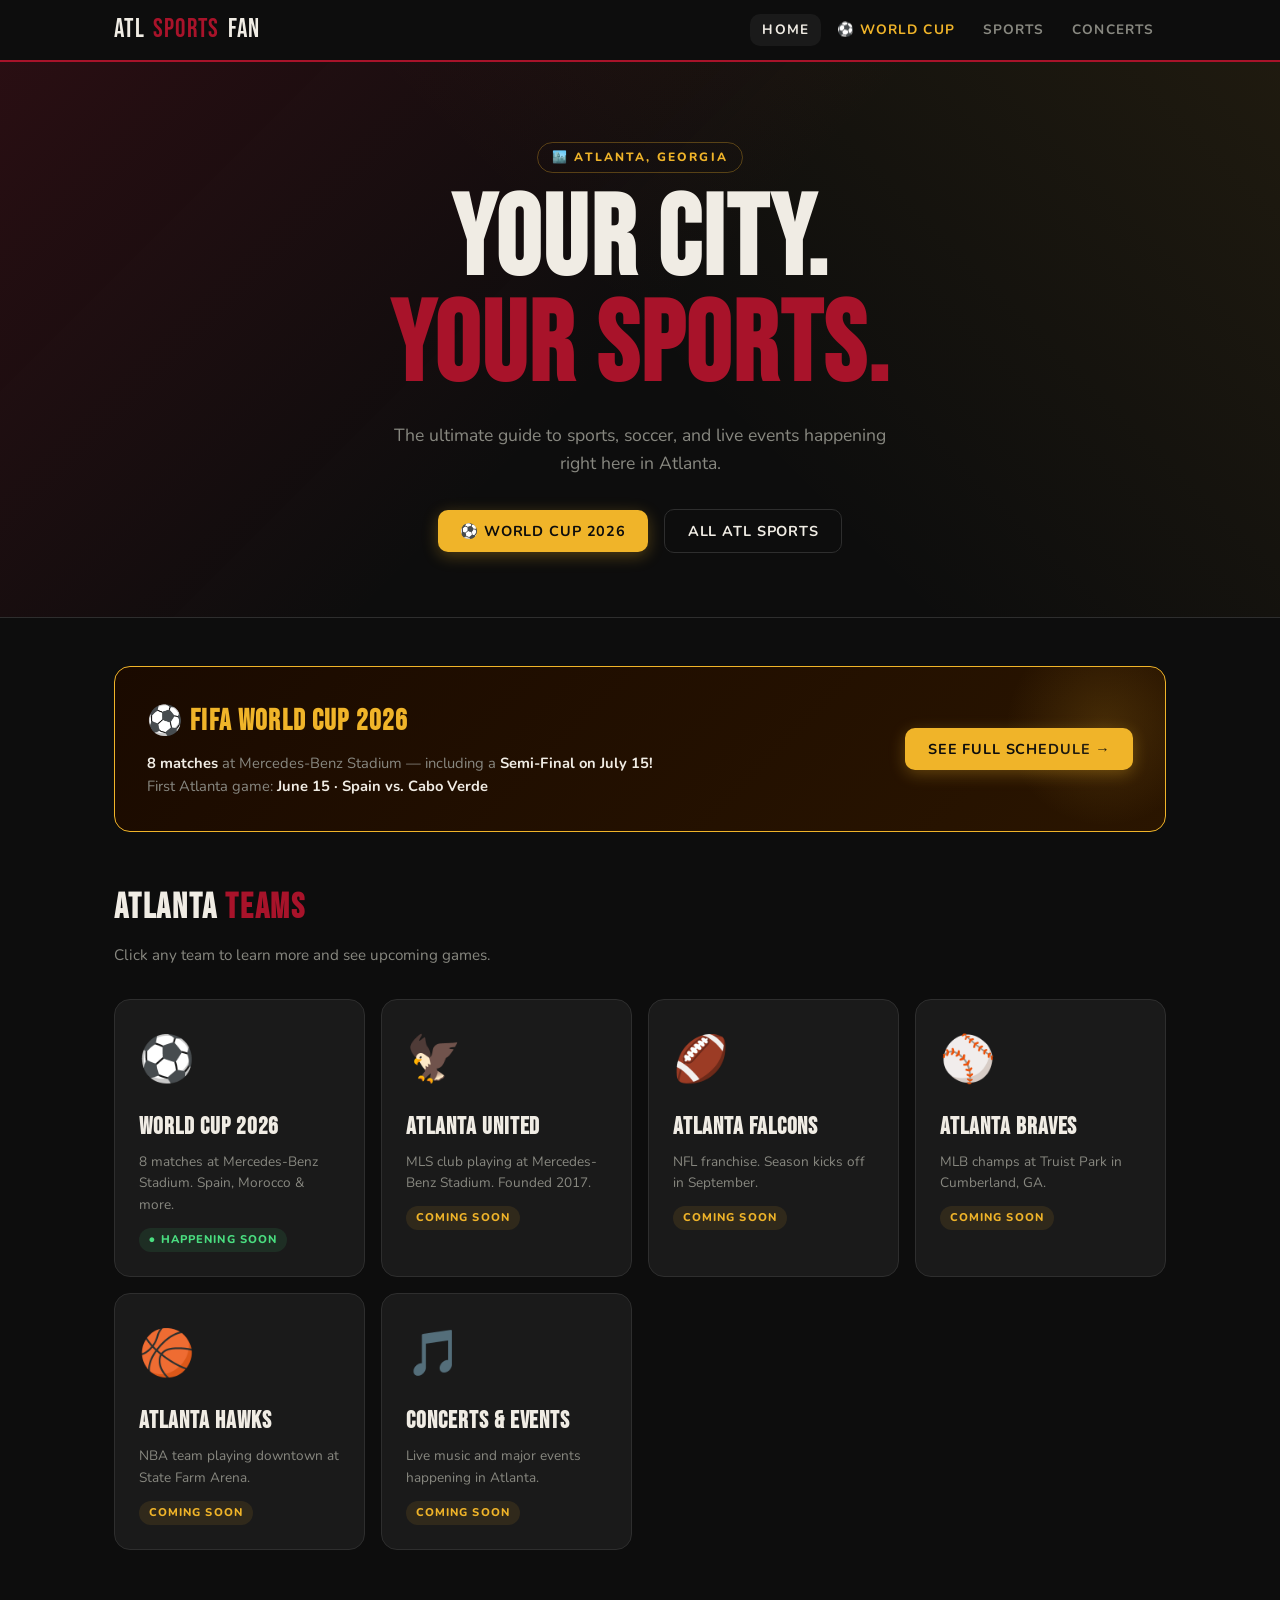
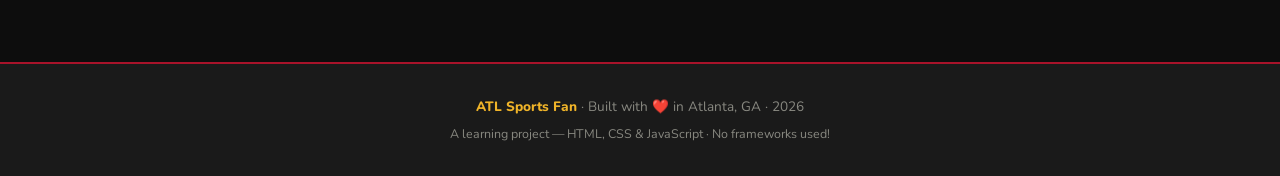
<file: index.html>
<!DOCTYPE html>
<html lang="en">

<!--
  ============================================================
  INDEX.HTML — Atlanta Sports Fan Home Page
  ============================================================
  This is the front door of the site.
  It links to all other pages: World Cup, Sports, Concerts.

  Files used:
    style.css  → all the visual styling
    index.html → this file (structure + content)
  ============================================================
-->

<head>
  <meta charset="UTF-8" />
  <meta name="viewport" content="width=device-width, initial-scale=1.0" />
  <title>Atlanta Sports Fan</title>

  <!-- Link to our shared stylesheet — one file styles all pages -->
  <link rel="stylesheet" href="style.css" />

  <style>
    /*
      Page-specific styles go here.
      Styles that are only needed on THIS page
      don't belong in style.css (which is shared).
    */

    /* Animated gradient stripe across the hero */
    .home-hero {
      background:
        linear-gradient(135deg, rgba(168,19,42,0.18) 0%, transparent 50%),
        linear-gradient(225deg, rgba(240,180,41,0.08) 0%, transparent 50%);
      border-bottom: 1px solid var(--color-border);
      padding: 5rem 1.5rem 4rem;
      text-align: center;
    }

    .home-hero h1 {
      font-family: var(--font-display);
      font-size: clamp(3.5rem, 10vw, 7rem);
      line-height: 0.95;
      letter-spacing: 0.02em;
      margin-bottom: 1.2rem;
    }

    .home-hero h1 .line2 {
      color: var(--color-red);
    }

    .home-hero p {
      font-size: 1.1rem;
      color: var(--color-muted);
      max-width: 500px;
      margin: 0 auto 2rem;
    }

    /* Featured World Cup banner */
    .wc-banner {
      background: linear-gradient(135deg, #1a0a00, #2a1500);
      border: 1.5px solid var(--color-gold);
      border-radius: var(--radius-lg);
      padding: 2rem;
      display: flex;
      align-items: center;
      justify-content: space-between;
      gap: 1.5rem;
      flex-wrap: wrap;
      margin-bottom: 3rem;
      position: relative;
      overflow: hidden;
    }

    /* Decorative glow behind banner */
    .wc-banner::before {
      content: '';
      position: absolute;
      top: -40px; right: -40px;
      width: 200px; height: 200px;
      background: radial-gradient(circle, rgba(240,180,41,0.15), transparent 70%);
      pointer-events: none;
    }

    .wc-banner-text h2 {
      font-family: var(--font-display);
      font-size: 1.8rem;
      letter-spacing: 0.04em;
      color: var(--color-gold);
      margin-bottom: 0.4rem;
    }

    .wc-banner-text p {
      color: var(--color-muted);
      font-size: 0.92rem;
    }

    .wc-banner-text p strong {
      color: var(--color-text);
    }

    /* Sports sections grid */
    .sports-grid {
      display: grid;
      grid-template-columns: repeat(auto-fill, minmax(220px, 1fr));
      gap: 1rem;
      margin-top: 1.5rem;
    }

    /* Each sport card links to its own page */
    .sport-card {
      background: var(--color-surface);
      border: 1px solid var(--color-border);
      border-radius: var(--radius-lg);
      padding: 1.5rem;
      display: block;           /* make the whole card clickable */
      transition: border-color 0.2s, transform 0.2s;
      cursor: pointer;
    }

    .sport-card:hover {
      border-color: var(--color-red);
      transform: translateY(-4px);
    }

    .sport-card .emoji {
      font-size: 2.8rem;
      margin-bottom: 0.75rem;
    }

    .sport-card h3 {
      font-family: var(--font-display);
      font-size: 1.5rem;
      letter-spacing: 0.04em;
      margin-bottom: 0.3rem;
    }

    .sport-card p {
      font-size: 0.85rem;
      color: var(--color-muted);
    }

    .sport-card .tag {
      display: inline-block;
      margin-top: 0.75rem;
      font-size: 0.7rem;
      font-weight: 800;
      letter-spacing: 0.1em;
      text-transform: uppercase;
      padding: 0.2rem 0.6rem;
      border-radius: 999px;
    }

    .tag-live {
      color: #4ade80;
      background: rgba(74, 222, 128, 0.1);
    }

    .tag-soon {
      color: var(--color-gold);
      background: rgba(240,180,41,0.1);
    }

  </style>
</head>

<body>

  <!-- ============================================================
       NAVIGATION BAR
       The nav is the same on every page — only the "active" class
       moves to highlight which page you're on.
       ============================================================ -->
  <nav>
    <div class="nav-inner">

      <!-- Logo -->
      <a href="index.html" class="nav-logo">
        ATL <span>SPORTS</span> FAN
      </a>

      <!-- Page links -->
      <ul class="nav-links">
        <li><a href="index.html" class="active">Home</a></li>
        <li><a href="worldcup.html" class="wc-link">⚽ World Cup</a></li>
        <li><a href="sports.html">Sports</a></li>
        <li><a href="concerts.html">Concerts</a></li>
        <!--li><a href="learncode.html">Learn to Code</a></li-->
      </ul>

    </div>
  </nav>


  <!-- ============================================================
       HERO SECTION
       The big intro at the top of the home page
       ============================================================ -->
  <header class="home-hero">
    <div class="hero-eyebrow">🏙️ Atlanta, Georgia</div>

    <h1>
      YOUR CITY.<br>
      <span class="line2">YOUR SPORTS.</span>
    </h1>

    <p>
      The ultimate guide to sports, soccer, and live events
      happening right here in Atlanta.
    </p>

    <div class="flex-row" style="justify-content: center;">
      <a href="worldcup.html" class="btn btn-gold">⚽ World Cup 2026</a>
      <a href="sports.html" class="btn btn-outline">All ATL Sports</a>
    </div>
  </header>


  <!-- ============================================================
       MAIN CONTENT
       ============================================================ -->
  <main>
    <div class="section">

      <!-- WORLD CUP FEATURED BANNER -->
      <div class="wc-banner">
        <div class="wc-banner-text">
          <h2>⚽ FIFA World Cup 2026</h2>
          <p>
            <strong>8 matches</strong> at Mercedes-Benz Stadium —
            including a <strong>Semi-Final on July 15!</strong><br>
            First Atlanta game: <strong>June 15 · Spain vs. Cabo Verde</strong>
          </p>
        </div>
        <a href="worldcup.html" class="btn btn-gold">See Full Schedule →</a>
      </div>


      <!-- SPORTS SECTIONS -->
      <h2 class="section-title">Atlanta <span class="accent">Teams</span></h2>
      <p class="section-subtitle">
        Click any team to learn more and see upcoming games.
      </p>

      <div class="sports-grid">

        <!-- World Cup card -->
        <a href="worldcup.html" class="sport-card">
          <div class="emoji">⚽</div>
          <h3>World Cup 2026</h3>
          <p>8 matches at Mercedes-Benz Stadium. Spain, Morocco & more.</p>
          <span class="tag tag-live">● Happening Soon</span>
        </a>

        <!-- Atlanta United -->
        <a href="sports.html" class="sport-card">
          <div class="emoji">🦅</div>
          <h3>Atlanta United</h3>
          <p>MLS club playing at Mercedes-Benz Stadium. Founded 2017.</p>
          <span class="tag tag-soon">Coming Soon</span>
        </a>

        <!-- Atlanta Falcons -->
        <a href="sports.html" class="sport-card">
          <div class="emoji">🏈</div>
          <h3>Atlanta Falcons</h3>
          <p>NFL franchise. Season kicks off in September.</p>
          <span class="tag tag-soon">Coming Soon</span>
        </a>

        <!-- Atlanta Braves -->
        <a href="sports.html" class="sport-card">
          <div class="emoji">⚾</div>
          <h3>Atlanta Braves</h3>
          <p>MLB champs at Truist Park in Cumberland, GA.</p>
          <span class="tag tag-soon">Coming Soon</span>
        </a>

        <!-- Atlanta Hawks -->
        <a href="sports.html" class="sport-card">
          <div class="emoji">🏀</div>
          <h3>Atlanta Hawks</h3>
          <p>NBA team playing downtown at State Farm Arena.</p>
          <span class="tag tag-soon">Coming Soon</span>
        </a>

        <!-- Concerts -->
        <a href="concerts.html" class="sport-card">
          <div class="emoji">🎵</div>
          <h3>Concerts & Events</h3>
          <p>Live music and major events happening in Atlanta.</p>
          <span class="tag tag-soon">Coming Soon</span>
        </a>

      </div>

    </div>
  </main>


  <!-- ============================================================
       FOOTER
       Same on every page
       ============================================================ -->
  <footer>
    <p>
      <strong>ATL Sports Fan</strong> · Built with ❤️ in Atlanta, GA ·
      <span id="year"></span>
    </p>
    <p style="margin-top: 0.4rem; font-size: 0.78rem;">
      A learning project — HTML, CSS &amp; JavaScript · No frameworks used!
    </p>
  </footer>


  <!-- ============================================================
       JAVASCRIPT
       Just a small script to fill in the current year automatically
       ============================================================ -->
  <script>
    // Get the current year and put it in the footer
    document.getElementById('year').textContent = new Date().getFullYear();
  </script>

</body>
</html>
</file>
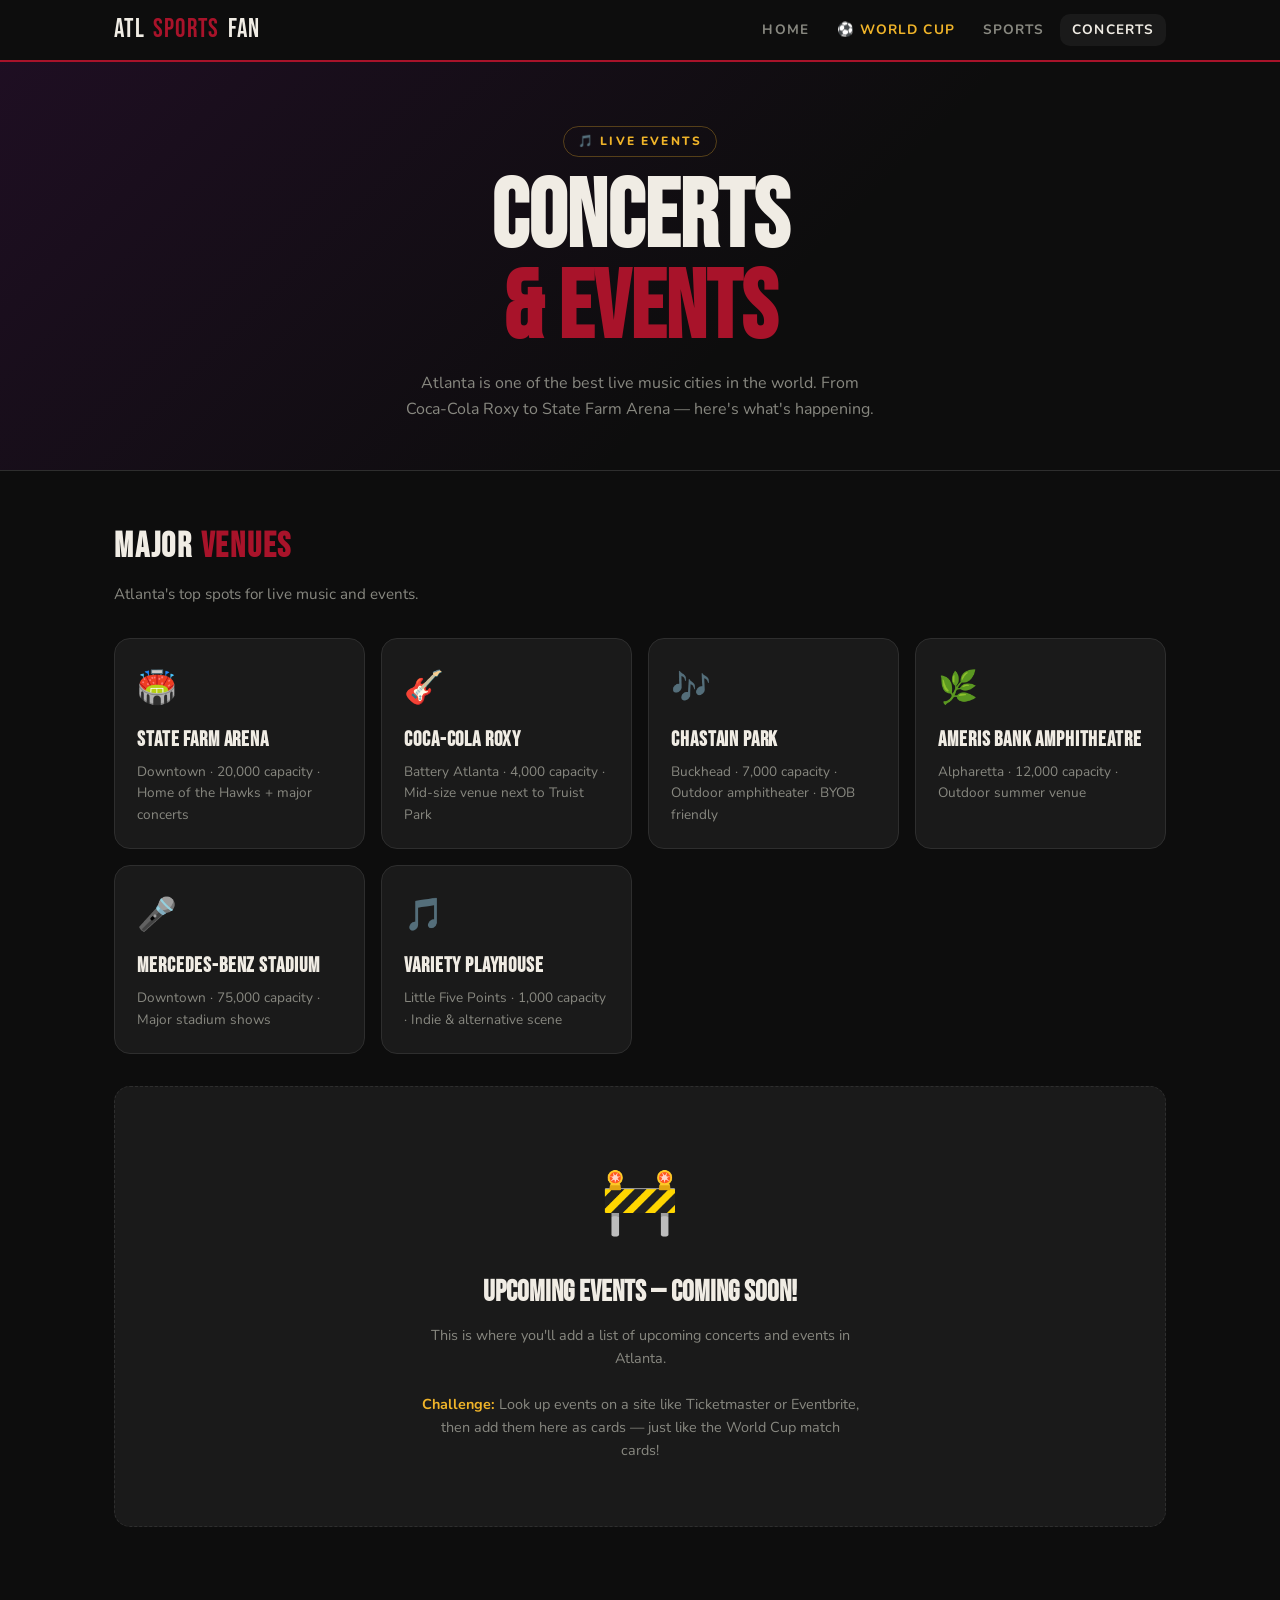
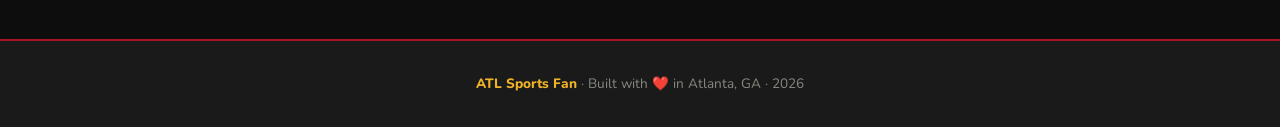
<file: concerts.html>
<!DOCTYPE html>
<html lang="en">
<!--
  ============================================================
  CONCERTS.HTML — Atlanta Concerts & Events (Placeholder)
  ============================================================
-->
<head>
  <meta charset="UTF-8" />
  <meta name="viewport" content="width=device-width, initial-scale=1.0" />
  <title>Concerts & Events · Atlanta Sports Fan</title>
  <link rel="stylesheet" href="style.css" />
  <style>
    .concerts-hero {
      background: linear-gradient(135deg, rgba(100,20,120,0.2) 0%, transparent 60%);
      border-bottom: 1px solid var(--color-border);
      padding: 4rem 1.5rem 3rem;
      text-align: center;
    }
    .concerts-hero h1 {
      font-family: var(--font-display);
      font-size: clamp(3rem, 9vw, 6rem);
      line-height: 0.95;
      margin-bottom: 1rem;
    }

    .venues-grid {
      display: grid;
      grid-template-columns: repeat(auto-fill, minmax(240px, 1fr));
      gap: 1rem;
      margin-top: 1.5rem;
    }

    .venue-card {
      background: var(--color-surface);
      border: 1px solid var(--color-border);
      border-radius: var(--radius-lg);
      padding: 1.4rem;
    }

    .venue-card .v-emoji { font-size: 2rem; margin-bottom: 0.6rem; }
    .venue-card h3 { font-family: var(--font-display); font-size: 1.3rem; letter-spacing: 0.04em; margin-bottom: 0.3rem; }
    .venue-card p { font-size: 0.85rem; color: var(--color-muted); }

    .placeholder-big {
      background: var(--color-surface);
      border: 1.5px dashed var(--color-border);
      border-radius: var(--radius-lg);
      padding: 4rem 2rem;
      text-align: center;
      color: var(--color-muted);
      margin-top: 2rem;
    }
    .placeholder-big .big-icon { font-size: 4rem; margin-bottom: 1rem; }
    .placeholder-big h3 { font-family: var(--font-display); font-size: 1.8rem; color: var(--color-text); margin-bottom: 0.5rem; }
  </style>
</head>
<body>

  <nav>
    <div class="nav-inner">
      <a href="index.html" class="nav-logo">ATL <span>SPORTS</span> FAN</a>
      <ul class="nav-links">
        <li><a href="index.html">Home</a></li>
        <li><a href="worldcup.html" class="wc-link">⚽ World Cup</a></li>
        <li><a href="sports.html">Sports</a></li>
        <li><a href="concerts.html" class="active">Concerts</a></li>
      </ul>
    </div>
  </nav>

  <header class="concerts-hero">
    <div class="hero-eyebrow">🎵 Live Events</div>
    <h1>CONCERTS<br><span style="color:var(--color-red);">& EVENTS</span></h1>
    <p style="color:var(--color-muted); max-width:480px; margin:0 auto;">
      Atlanta is one of the best live music cities in the world. From Coca-Cola Roxy to State Farm Arena — here's what's happening.
    </p>
  </header>

  <main>
    <div class="section">

      <!-- Venues -->
      <h2 class="section-title">Major <span class="accent">Venues</span></h2>
      <p class="section-subtitle">Atlanta's top spots for live music and events.</p>

      <div class="venues-grid">
        <div class="venue-card">
          <div class="v-emoji">🏟️</div>
          <h3>State Farm Arena</h3>
          <p>Downtown · 20,000 capacity · Home of the Hawks + major concerts</p>
        </div>
        <div class="venue-card">
          <div class="v-emoji">🎸</div>
          <h3>Coca-Cola Roxy</h3>
          <p>Battery Atlanta · 4,000 capacity · Mid-size venue next to Truist Park</p>
        </div>
        <div class="venue-card">
          <div class="v-emoji">🎶</div>
          <h3>Chastain Park</h3>
          <p>Buckhead · 7,000 capacity · Outdoor amphitheater · BYOB friendly</p>
        </div>
        <div class="venue-card">
          <div class="v-emoji">🌿</div>
          <h3>Ameris Bank Amphitheatre</h3>
          <p>Alpharetta · 12,000 capacity · Outdoor summer venue</p>
        </div>
        <div class="venue-card">
          <div class="v-emoji">🎤</div>
          <h3>Mercedes-Benz Stadium</h3>
          <p>Downtown · 75,000 capacity · Major stadium shows</p>
        </div>
        <div class="venue-card">
          <div class="v-emoji">🎵</div>
          <h3>Variety Playhouse</h3>
          <p>Little Five Points · 1,000 capacity · Indie & alternative scene</p>
        </div>
      </div>

      <!-- Placeholder for events listing -->
      <div class="placeholder-big">
        <div class="big-icon">🚧</div>
        <h3>Upcoming Events — Coming Soon!</h3>
        <p style="max-width:440px; margin:0 auto; font-size:0.9rem;">
          This is where you'll add a list of upcoming concerts and events in Atlanta.<br><br>
          <strong style="color:var(--color-gold);">Challenge:</strong> Look up events on a site like
          Ticketmaster or Eventbrite, then add them here as cards — just like the World Cup match cards!
        </p>
      </div>

    </div>
  </main>

  <footer>
    <p><strong>ATL Sports Fan</strong> · Built with ❤️ in Atlanta, GA · <span id="year"></span></p>
  </footer>

  <script>
    document.getElementById('year').textContent = new Date().getFullYear();
  </script>
</body>
</html>
</file>
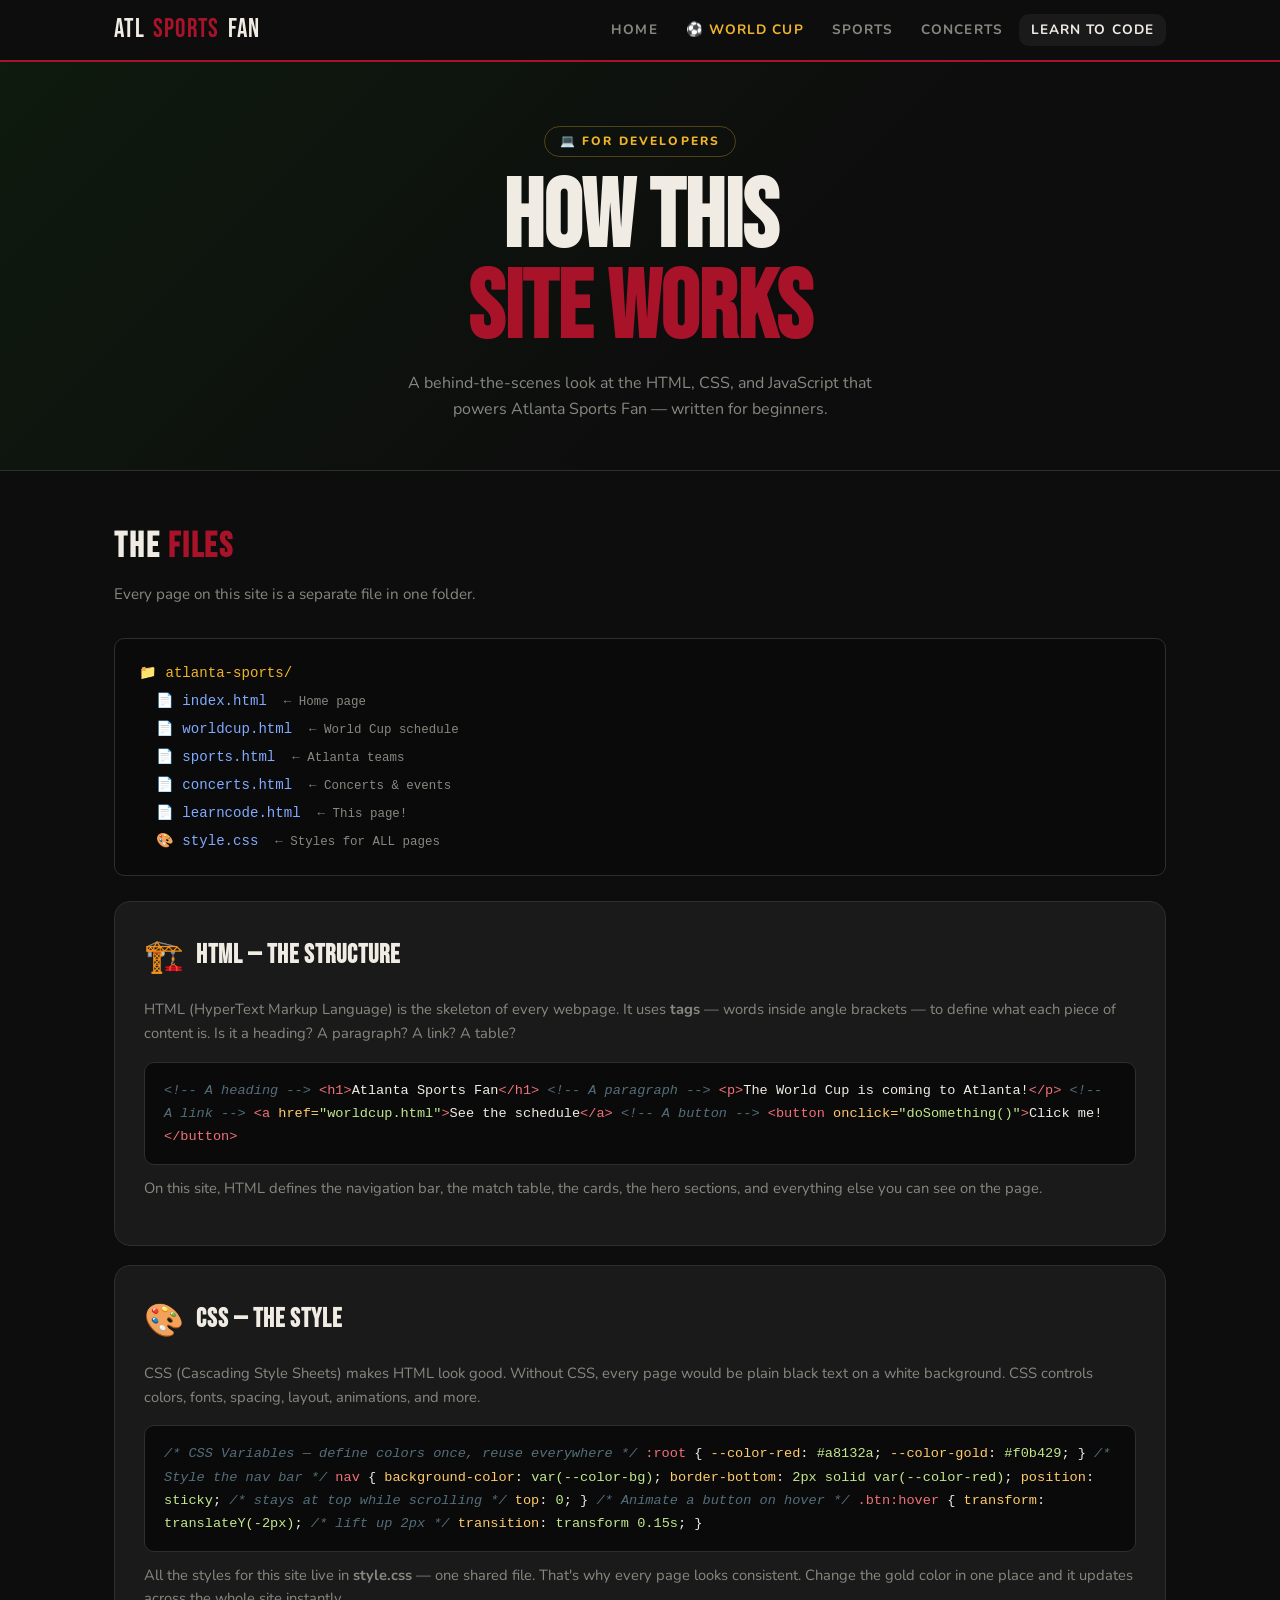
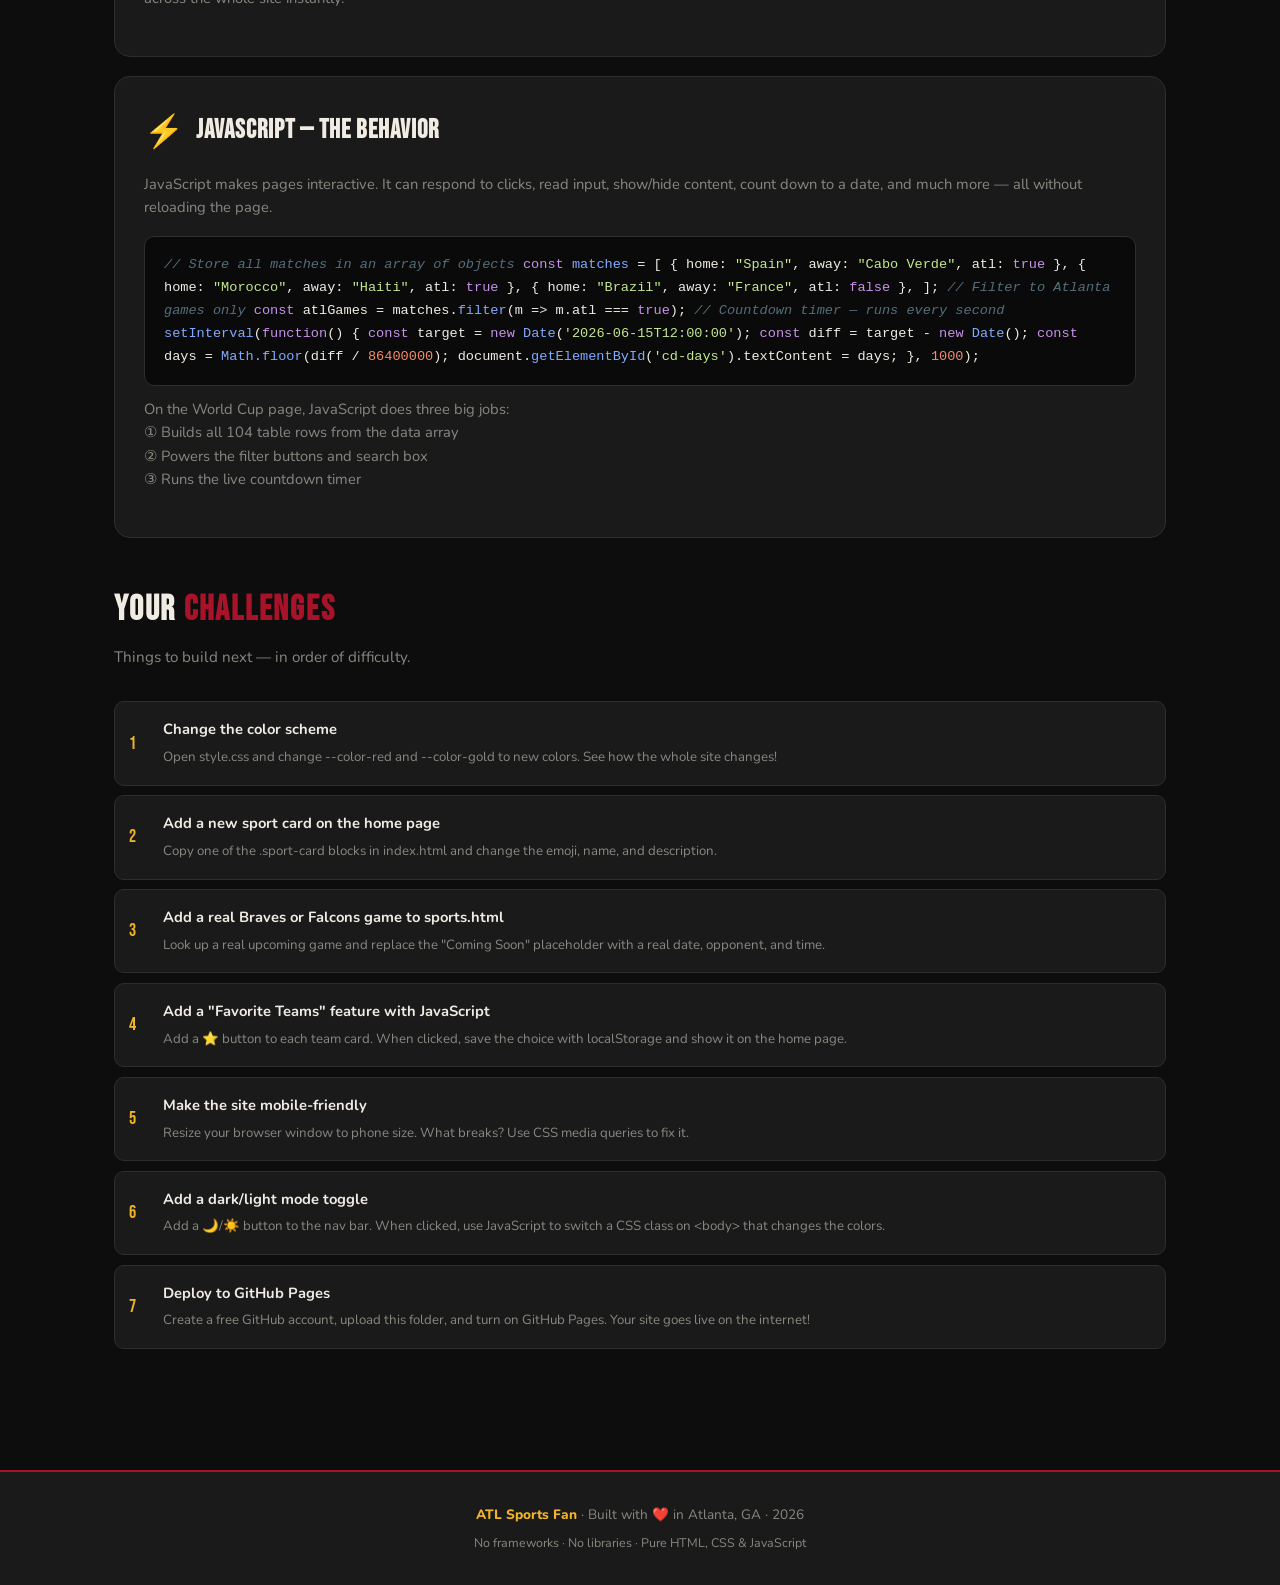
<file: learncode.html>
<!DOCTYPE html>
<html lang="en">
<!--
  ============================================================
  LEARNCODE.HTML — How This Site Was Built
  ============================================================
  This page explains the concepts used to build this site,
  written for someone who is just starting to learn to code.
  ============================================================
-->
<head>
  <meta charset="UTF-8" />
  <meta name="viewport" content="width=device-width, initial-scale=1.0" />
  <title>Learn to Code · Atlanta Sports Fan</title>
  <link rel="stylesheet" href="style.css" />
  <style>
    .learn-hero {
      background: linear-gradient(135deg, rgba(20,80,20,0.2) 0%, transparent 60%);
      border-bottom: 1px solid var(--color-border);
      padding: 4rem 1.5rem 3rem;
      text-align: center;
    }
    .learn-hero h1 {
      font-family: var(--font-display);
      font-size: clamp(3rem, 9vw, 6rem);
      line-height: 0.95;
      margin-bottom: 1rem;
    }

    /* Concept cards */
    .concept-card {
      background: var(--color-surface);
      border: 1px solid var(--color-border);
      border-radius: var(--radius-lg);
      padding: 1.8rem;
      margin-bottom: 1.2rem;
    }

    .concept-card .concept-header {
      display: flex;
      align-items: center;
      gap: 0.75rem;
      margin-bottom: 1rem;
    }

    .concept-card .concept-emoji { font-size: 2rem; }

    .concept-card h3 {
      font-family: var(--font-display);
      font-size: 1.6rem;
      letter-spacing: 0.04em;
    }

    .concept-card p {
      color: var(--color-muted);
      font-size: 0.92rem;
      margin-bottom: 1rem;
      line-height: 1.6;
    }

    /* Code blocks */
    .code-block {
      background: #0a0a0a;
      border: 1px solid #2e2e2e;
      border-radius: var(--radius);
      padding: 1rem 1.2rem;
      font-family: 'Courier New', monospace;
      font-size: 0.85rem;
      line-height: 1.7;
      overflow-x: auto;
      margin: 0.75rem 0;
    }

    /* Syntax highlight colors (manual, no library needed!) */
    .kw  { color: #c792ea; }   /* keywords: const, let, function */
    .fn  { color: #82aaff; }   /* function names */
    .str { color: #c3e88d; }   /* strings */
    .num { color: #f78c6c; }   /* numbers */
    .cmt { color: #546e7a; font-style: italic; } /* comments */
    .tag { color: #f07178; }   /* HTML tags */
    .atr { color: #ffcb6b; }   /* HTML attributes */
    .val { color: #c3e88d; }   /* attribute values */

    /* Challenges section */
    .challenges-list {
      list-style: none;
      counter-reset: challenge-counter;
    }

    .challenges-list li {
      counter-increment: challenge-counter;
      background: var(--color-surface);
      border: 1px solid var(--color-border);
      border-radius: var(--radius);
      padding: 1rem 1rem 1rem 3rem;
      margin-bottom: 0.6rem;
      position: relative;
      font-size: 0.92rem;
    }

    .challenges-list li::before {
      content: counter(challenge-counter);
      position: absolute;
      left: 0.9rem;
      top: 50%;
      transform: translateY(-50%);
      font-family: var(--font-display);
      font-size: 1.1rem;
      color: var(--color-gold);
    }

    .challenges-list li strong {
      color: var(--color-text);
      display: block;
      margin-bottom: 0.2rem;
    }

    .challenges-list li span {
      color: var(--color-muted);
      font-size: 0.83rem;
    }

    /* Files map */
    .file-tree {
      background: #0a0a0a;
      border: 1px solid var(--color-border);
      border-radius: var(--radius);
      padding: 1.2rem 1.5rem;
      font-family: 'Courier New', monospace;
      font-size: 0.88rem;
      line-height: 2;
    }

    .file-tree .folder { color: var(--color-gold); }
    .file-tree .file   { color: #82aaff; }
    .file-tree .note   { color: var(--color-muted); font-size: 0.78rem; }
  </style>
</head>
<body>

  <nav>
    <div class="nav-inner">
      <a href="index.html" class="nav-logo">ATL <span>SPORTS</span> FAN</a>
      <ul class="nav-links">
        <li><a href="index.html">Home</a></li>
        <li><a href="worldcup.html" class="wc-link">⚽ World Cup</a></li>
        <li><a href="sports.html">Sports</a></li>
        <li><a href="concerts.html">Concerts</a></li>
        <li><a href="learncode.html" class="active">Learn to Code</a></li>
      </ul>
    </div>
  </nav>

  <header class="learn-hero">
    <div class="hero-eyebrow">💻 For Developers</div>
    <h1>HOW THIS<br><span style="color:var(--color-red);">SITE WORKS</span></h1>
    <p style="color:var(--color-muted); max-width:520px; margin:0 auto;">
      A behind-the-scenes look at the HTML, CSS, and JavaScript
      that powers Atlanta Sports Fan — written for beginners.
    </p>
  </header>

  <main>
    <div class="section">

      <!-- FILE STRUCTURE -->
      <h2 class="section-title">The <span class="accent">Files</span></h2>
      <p class="section-subtitle">Every page on this site is a separate file in one folder.</p>

      <div class="file-tree">
        <div><span class="folder">📁 atlanta-sports/</span></div>
        <div>&nbsp;&nbsp;<span class="file">📄 index.html</span> &nbsp;<span class="note">← Home page</span></div>
        <div>&nbsp;&nbsp;<span class="file">📄 worldcup.html</span> &nbsp;<span class="note">← World Cup schedule</span></div>
        <div>&nbsp;&nbsp;<span class="file">📄 sports.html</span> &nbsp;<span class="note">← Atlanta teams</span></div>
        <div>&nbsp;&nbsp;<span class="file">📄 concerts.html</span> &nbsp;<span class="note">← Concerts & events</span></div>
        <div>&nbsp;&nbsp;<span class="file">📄 learncode.html</span> &nbsp;<span class="note">← This page!</span></div>
        <div>&nbsp;&nbsp;<span class="file">🎨 style.css</span> &nbsp;<span class="note">← Styles for ALL pages</span></div>
      </div>

      <br>

      <!-- HTML CONCEPT -->
      <div class="concept-card">
        <div class="concept-header">
          <span class="concept-emoji">🏗️</span>
          <h3>HTML — The Structure</h3>
        </div>
        <p>
          HTML (HyperText Markup Language) is the skeleton of every webpage.
          It uses <strong>tags</strong> — words inside angle brackets — to define
          what each piece of content is. Is it a heading? A paragraph? A link? A table?
        </p>
        <div class="code-block">
<span class="cmt">&lt;!-- A heading --&gt;</span>
<span class="tag">&lt;h1&gt;</span>Atlanta Sports Fan<span class="tag">&lt;/h1&gt;</span>

<span class="cmt">&lt;!-- A paragraph --&gt;</span>
<span class="tag">&lt;p&gt;</span>The World Cup is coming to Atlanta!<span class="tag">&lt;/p&gt;</span>

<span class="cmt">&lt;!-- A link --&gt;</span>
<span class="tag">&lt;a</span> <span class="atr">href=</span><span class="val">"worldcup.html"</span><span class="tag">&gt;</span>See the schedule<span class="tag">&lt;/a&gt;</span>

<span class="cmt">&lt;!-- A button --&gt;</span>
<span class="tag">&lt;button</span> <span class="atr">onclick=</span><span class="val">"doSomething()"</span><span class="tag">&gt;</span>Click me!<span class="tag">&lt;/button&gt;</span>
        </div>
        <p>
          On this site, HTML defines the navigation bar, the match table, the cards,
          the hero sections, and everything else you can see on the page.
        </p>
      </div>

      <!-- CSS CONCEPT -->
      <div class="concept-card">
        <div class="concept-header">
          <span class="concept-emoji">🎨</span>
          <h3>CSS — The Style</h3>
        </div>
        <p>
          CSS (Cascading Style Sheets) makes HTML look good. Without CSS, every page
          would be plain black text on a white background. CSS controls colors,
          fonts, spacing, layout, animations, and more.
        </p>
        <div class="code-block">
<span class="cmt">/* CSS Variables — define colors once, reuse everywhere */</span>
<span class="tag">:root</span> {
  <span class="atr">--color-red</span>: <span class="val">#a8132a</span>;
  <span class="atr">--color-gold</span>: <span class="val">#f0b429</span>;
}

<span class="cmt">/* Style the nav bar */</span>
<span class="tag">nav</span> {
  <span class="atr">background-color</span>: <span class="val">var(--color-bg)</span>;
  <span class="atr">border-bottom</span>: <span class="val">2px solid var(--color-red)</span>;
  <span class="atr">position</span>: <span class="val">sticky</span>;   <span class="cmt">/* stays at top while scrolling */</span>
  <span class="atr">top</span>: <span class="val">0</span>;
}

<span class="cmt">/* Animate a button on hover */</span>
<span class="tag">.btn:hover</span> {
  <span class="atr">transform</span>: <span class="val">translateY(-2px)</span>;  <span class="cmt">/* lift up 2px */</span>
  <span class="atr">transition</span>: <span class="val">transform 0.15s</span>;
}
        </div>
        <p>
          All the styles for this site live in <strong>style.css</strong> — one shared file.
          That's why every page looks consistent. Change the gold color in one place
          and it updates across the whole site instantly.
        </p>
      </div>

      <!-- JAVASCRIPT CONCEPT -->
      <div class="concept-card">
        <div class="concept-header">
          <span class="concept-emoji">⚡</span>
          <h3>JavaScript — The Behavior</h3>
        </div>
        <p>
          JavaScript makes pages interactive. It can respond to clicks, read input,
          show/hide content, count down to a date, and much more — all without
          reloading the page.
        </p>
        <div class="code-block">
<span class="cmt">// Store all matches in an array of objects</span>
<span class="kw">const</span> <span class="fn">matches</span> = [
  { home: <span class="str">"Spain"</span>, away: <span class="str">"Cabo Verde"</span>, atl: <span class="kw">true</span>  },
  { home: <span class="str">"Morocco"</span>, away: <span class="str">"Haiti"</span>,    atl: <span class="kw">true</span>  },
  { home: <span class="str">"Brazil"</span>, away: <span class="str">"France"</span>,    atl: <span class="kw">false</span> },
];

<span class="cmt">// Filter to Atlanta games only</span>
<span class="kw">const</span> atlGames = matches.<span class="fn">filter</span>(m => m.atl === <span class="kw">true</span>);

<span class="cmt">// Countdown timer — runs every second</span>
<span class="fn">setInterval</span>(<span class="kw">function</span>() {
  <span class="kw">const</span> target = <span class="kw">new</span> <span class="fn">Date</span>(<span class="str">'2026-06-15T12:00:00'</span>);
  <span class="kw">const</span> diff = target - <span class="kw">new</span> <span class="fn">Date</span>();
  <span class="kw">const</span> days = <span class="fn">Math.floor</span>(diff / <span class="num">86400000</span>);
  document.<span class="fn">getElementById</span>(<span class="str">'cd-days'</span>).textContent = days;
}, <span class="num">1000</span>);
        </div>
        <p>
          On the World Cup page, JavaScript does three big jobs:
          <br>① Builds all 104 table rows from the data array
          <br>② Powers the filter buttons and search box
          <br>③ Runs the live countdown timer
        </p>
      </div>

      <!-- CHALLENGES -->
      <br>
      <h2 class="section-title">Your <span class="accent">Challenges</span></h2>
      <p class="section-subtitle">Things to build next — in order of difficulty.</p>

      <ul class="challenges-list">
        <li>
          <strong>Change the color scheme</strong>
          <span>Open style.css and change --color-red and --color-gold to new colors. See how the whole site changes!</span>
        </li>
        <li>
          <strong>Add a new sport card on the home page</strong>
          <span>Copy one of the .sport-card blocks in index.html and change the emoji, name, and description.</span>
        </li>
        <li>
          <strong>Add a real Braves or Falcons game to sports.html</strong>
          <span>Look up a real upcoming game and replace the "Coming Soon" placeholder with a real date, opponent, and time.</span>
        </li>
        <li>
          <strong>Add a "Favorite Teams" feature with JavaScript</strong>
          <span>Add a ⭐ button to each team card. When clicked, save the choice with localStorage and show it on the home page.</span>
        </li>
        <li>
          <strong>Make the site mobile-friendly</strong>
          <span>Resize your browser window to phone size. What breaks? Use CSS media queries to fix it.</span>
        </li>
        <li>
          <strong>Add a dark/light mode toggle</strong>
          <span>Add a 🌙/☀️ button to the nav bar. When clicked, use JavaScript to switch a CSS class on &lt;body&gt; that changes the colors.</span>
        </li>
        <li>
          <strong>Deploy to GitHub Pages</strong>
          <span>Create a free GitHub account, upload this folder, and turn on GitHub Pages. Your site goes live on the internet!</span>
        </li>
      </ul>

    </div>
  </main>

  <footer>
    <p><strong>ATL Sports Fan</strong> · Built with ❤️ in Atlanta, GA · <span id="year"></span></p>
    <p style="margin-top:0.4rem; font-size:0.78rem;">No frameworks · No libraries · Pure HTML, CSS & JavaScript</p>
  </footer>

  <script>
    document.getElementById('year').textContent = new Date().getFullYear();
  </script>
</body>
</html>
</file>
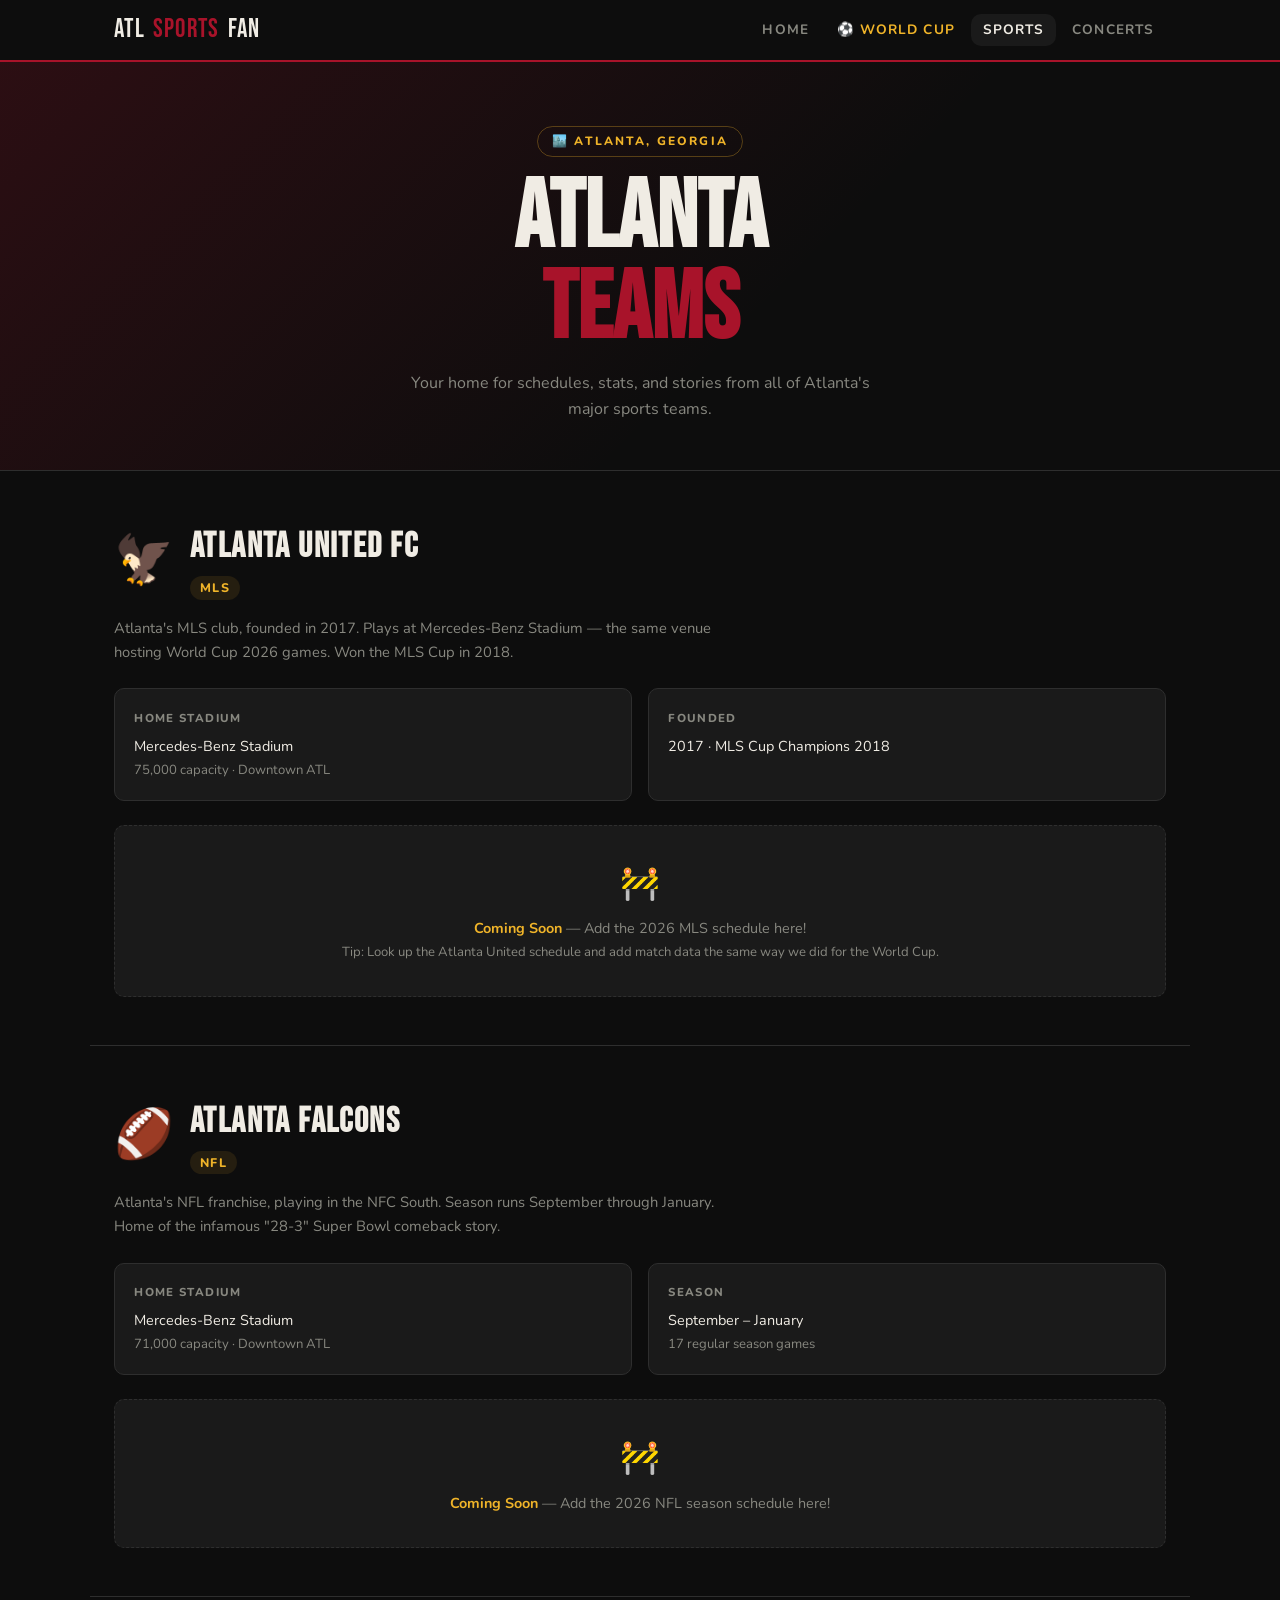
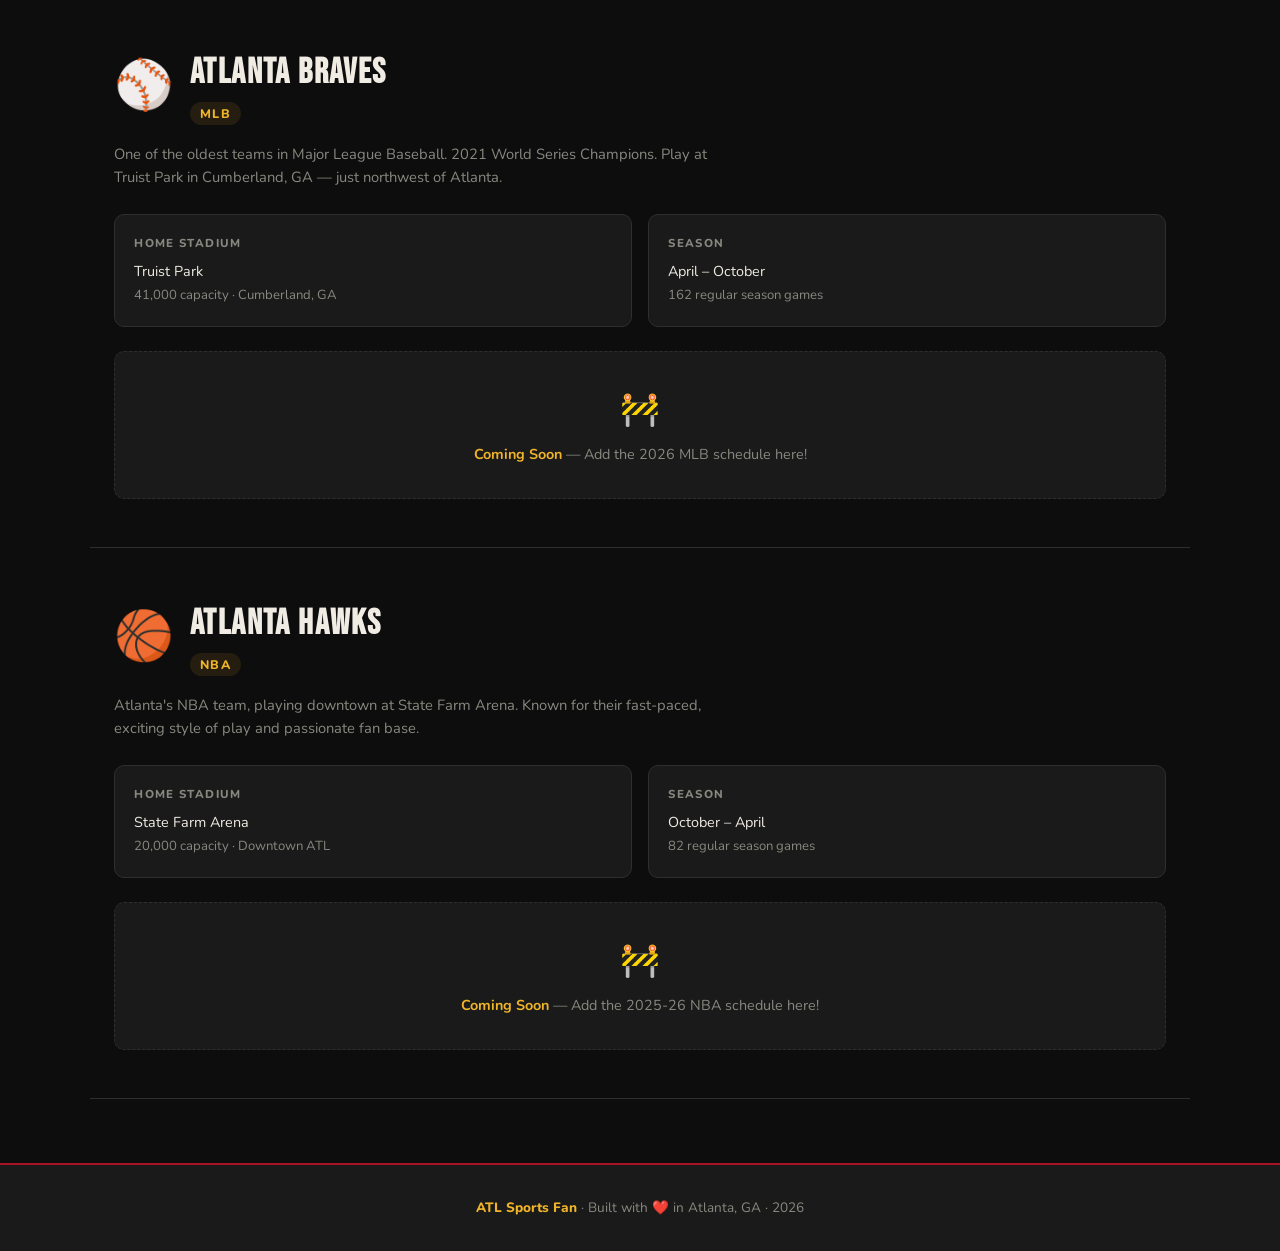
<file: sports.html>
<!DOCTYPE html>
<html lang="en">
<!--
  ============================================================
  SPORTS.HTML — Atlanta Sports Teams
  ============================================================
  This is a placeholder page. It shows the structure
  and design but says "Coming Soon" for each team section.

  YOUR CHALLENGE: Pick one team and fill it in!
  Add real schedule data (like we did for the World Cup),
  team history, stadium info, etc.
  ============================================================
-->
<head>
  <meta charset="UTF-8" />
  <meta name="viewport" content="width=device-width, initial-scale=1.0" />
  <title>Atlanta Sports · Atlanta Sports Fan</title>
  <link rel="stylesheet" href="style.css" />
  <style>
    .sports-hero {
      background: linear-gradient(135deg, rgba(168,19,42,0.2) 0%, transparent 60%);
      border-bottom: 1px solid var(--color-border);
      padding: 4rem 1.5rem 3rem;
      text-align: center;
    }

    .sports-hero h1 {
      font-family: var(--font-display);
      font-size: clamp(3rem, 9vw, 6rem);
      line-height: 0.95;
      margin-bottom: 1rem;
    }

    .team-section {
      max-width: var(--max-width);
      margin: 0 auto;
      padding: 3rem 1.5rem;
      border-bottom: 1px solid var(--color-border);
    }

    .team-header {
      display: flex;
      align-items: center;
      gap: 1rem;
      margin-bottom: 1rem;
    }

    .team-emoji {
      font-size: 3rem;
    }

    .team-header h2 {
      font-family: var(--font-display);
      font-size: 2.2rem;
      letter-spacing: 0.04em;
    }

    .team-header .league {
      font-size: 0.78rem;
      font-weight: 800;
      letter-spacing: 0.12em;
      text-transform: uppercase;
      color: var(--color-gold);
      background: rgba(240,180,41,0.1);
      padding: 0.2rem 0.6rem;
      border-radius: 999px;
    }

    .team-body {
      display: grid;
      grid-template-columns: 1fr 1fr;
      gap: 1rem;
      margin-top: 1.5rem;
    }

    .team-card {
      background: var(--color-surface);
      border: 1px solid var(--color-border);
      border-radius: var(--radius);
      padding: 1.2rem;
    }

    .team-card h4 {
      font-size: 0.72rem;
      font-weight: 800;
      letter-spacing: 0.12em;
      text-transform: uppercase;
      color: var(--color-muted);
      margin-bottom: 0.5rem;
    }

    .team-card p {
      font-size: 0.9rem;
      color: var(--color-text);
    }

    .placeholder-banner {
      background: var(--color-surface);
      border: 1.5px dashed var(--color-border);
      border-radius: var(--radius);
      padding: 2rem;
      text-align: center;
      color: var(--color-muted);
      font-size: 0.9rem;
      margin-top: 1.5rem;
    }

    .placeholder-banner .icon {
      font-size: 2rem;
      margin-bottom: 0.5rem;
    }

    .placeholder-banner strong {
      color: var(--color-gold);
    }

    @media (max-width: 500px) {
      .team-body { grid-template-columns: 1fr; }
    }
  </style>
</head>
<body>

  <nav>
    <div class="nav-inner">
      <a href="index.html" class="nav-logo">ATL <span>SPORTS</span> FAN</a>
      <ul class="nav-links">
        <li><a href="index.html">Home</a></li>
        <li><a href="worldcup.html" class="wc-link">⚽ World Cup</a></li>
        <li><a href="sports.html" class="active">Sports</a></li>
        <li><a href="concerts.html">Concerts</a></li>
        <!--li><a href="learncode.html">Learn to Code</a></li-->
      </ul>
    </div>
  </nav>

  <header class="sports-hero">
    <div class="hero-eyebrow">🏙️ Atlanta, Georgia</div>
    <h1>ATLANTA<br><span style="color:var(--color-red);">TEAMS</span></h1>
    <p style="color:var(--color-muted); max-width:480px; margin:0 auto;">
      Your home for schedules, stats, and stories from all of Atlanta's major sports teams.
    </p>
  </header>

  <main>

    <!-- ATLANTA UNITED -->
    <div class="team-section">
      <div class="team-header">
        <div class="team-emoji">🦅</div>
        <div>
          <h2>Atlanta United FC</h2>
          <span class="league">MLS</span>
        </div>
      </div>
      <p style="color:var(--color-muted); font-size:0.92rem; max-width:600px;">
        Atlanta's MLS club, founded in 2017. Plays at Mercedes-Benz Stadium — the same venue hosting
        World Cup 2026 games. Won the MLS Cup in 2018.
      </p>
      <div class="team-body">
        <div class="team-card">
          <h4>Home Stadium</h4>
          <p>Mercedes-Benz Stadium<br><span style="color:var(--color-muted); font-size:0.82rem;">75,000 capacity · Downtown ATL</span></p>
        </div>
        <div class="team-card">
          <h4>Founded</h4>
          <p>2017 · MLS Cup Champions 2018</p>
        </div>
      </div>
      <div class="placeholder-banner">
        <div class="icon">🚧</div>
        <p><strong>Coming Soon</strong> — Add the 2026 MLS schedule here!<br>
        <span style="font-size:0.82rem;">Tip: Look up the Atlanta United schedule and add match data the same way we did for the World Cup.</span></p>
      </div>
    </div>

    <!-- ATLANTA FALCONS -->
    <div class="team-section">
      <div class="team-header">
        <div class="team-emoji">🏈</div>
        <div>
          <h2>Atlanta Falcons</h2>
          <span class="league">NFL</span>
        </div>
      </div>
      <p style="color:var(--color-muted); font-size:0.92rem; max-width:600px;">
        Atlanta's NFL franchise, playing in the NFC South. Season runs September through January.
        Home of the infamous "28-3" Super Bowl comeback story.
      </p>
      <div class="team-body">
        <div class="team-card">
          <h4>Home Stadium</h4>
          <p>Mercedes-Benz Stadium<br><span style="color:var(--color-muted); font-size:0.82rem;">71,000 capacity · Downtown ATL</span></p>
        </div>
        <div class="team-card">
          <h4>Season</h4>
          <p>September – January<br><span style="color:var(--color-muted); font-size:0.82rem;">17 regular season games</span></p>
        </div>
      </div>
      <div class="placeholder-banner">
        <div class="icon">🚧</div>
        <p><strong>Coming Soon</strong> — Add the 2026 NFL season schedule here!</p>
      </div>
    </div>

    <!-- ATLANTA BRAVES -->
    <div class="team-section">
      <div class="team-header">
        <div class="team-emoji">⚾</div>
        <div>
          <h2>Atlanta Braves</h2>
          <span class="league">MLB</span>
        </div>
      </div>
      <p style="color:var(--color-muted); font-size:0.92rem; max-width:600px;">
        One of the oldest teams in Major League Baseball. 2021 World Series Champions.
        Play at Truist Park in Cumberland, GA — just northwest of Atlanta.
      </p>
      <div class="team-body">
        <div class="team-card">
          <h4>Home Stadium</h4>
          <p>Truist Park<br><span style="color:var(--color-muted); font-size:0.82rem;">41,000 capacity · Cumberland, GA</span></p>
        </div>
        <div class="team-card">
          <h4>Season</h4>
          <p>April – October<br><span style="color:var(--color-muted); font-size:0.82rem;">162 regular season games</span></p>
        </div>
      </div>
      <div class="placeholder-banner">
        <div class="icon">🚧</div>
        <p><strong>Coming Soon</strong> — Add the 2026 MLB schedule here!</p>
      </div>
    </div>

    <!-- ATLANTA HAWKS -->
    <div class="team-section">
      <div class="team-header">
        <div class="team-emoji">🏀</div>
        <div>
          <h2>Atlanta Hawks</h2>
          <span class="league">NBA</span>
        </div>
      </div>
      <p style="color:var(--color-muted); font-size:0.92rem; max-width:600px;">
        Atlanta's NBA team, playing downtown at State Farm Arena. Known for their fast-paced,
        exciting style of play and passionate fan base.
      </p>
      <div class="team-body">
        <div class="team-card">
          <h4>Home Stadium</h4>
          <p>State Farm Arena<br><span style="color:var(--color-muted); font-size:0.82rem;">20,000 capacity · Downtown ATL</span></p>
        </div>
        <div class="team-card">
          <h4>Season</h4>
          <p>October – April<br><span style="color:var(--color-muted); font-size:0.82rem;">82 regular season games</span></p>
        </div>
      </div>
      <div class="placeholder-banner">
        <div class="icon">🚧</div>
        <p><strong>Coming Soon</strong> — Add the 2025-26 NBA schedule here!</p>
      </div>
    </div>

  </main>

  <footer>
    <p><strong>ATL Sports Fan</strong> · Built with ❤️ in Atlanta, GA · <span id="year"></span></p>
  </footer>

  <script>
    document.getElementById('year').textContent = new Date().getFullYear();
  </script>

</body>
</html>
</file>
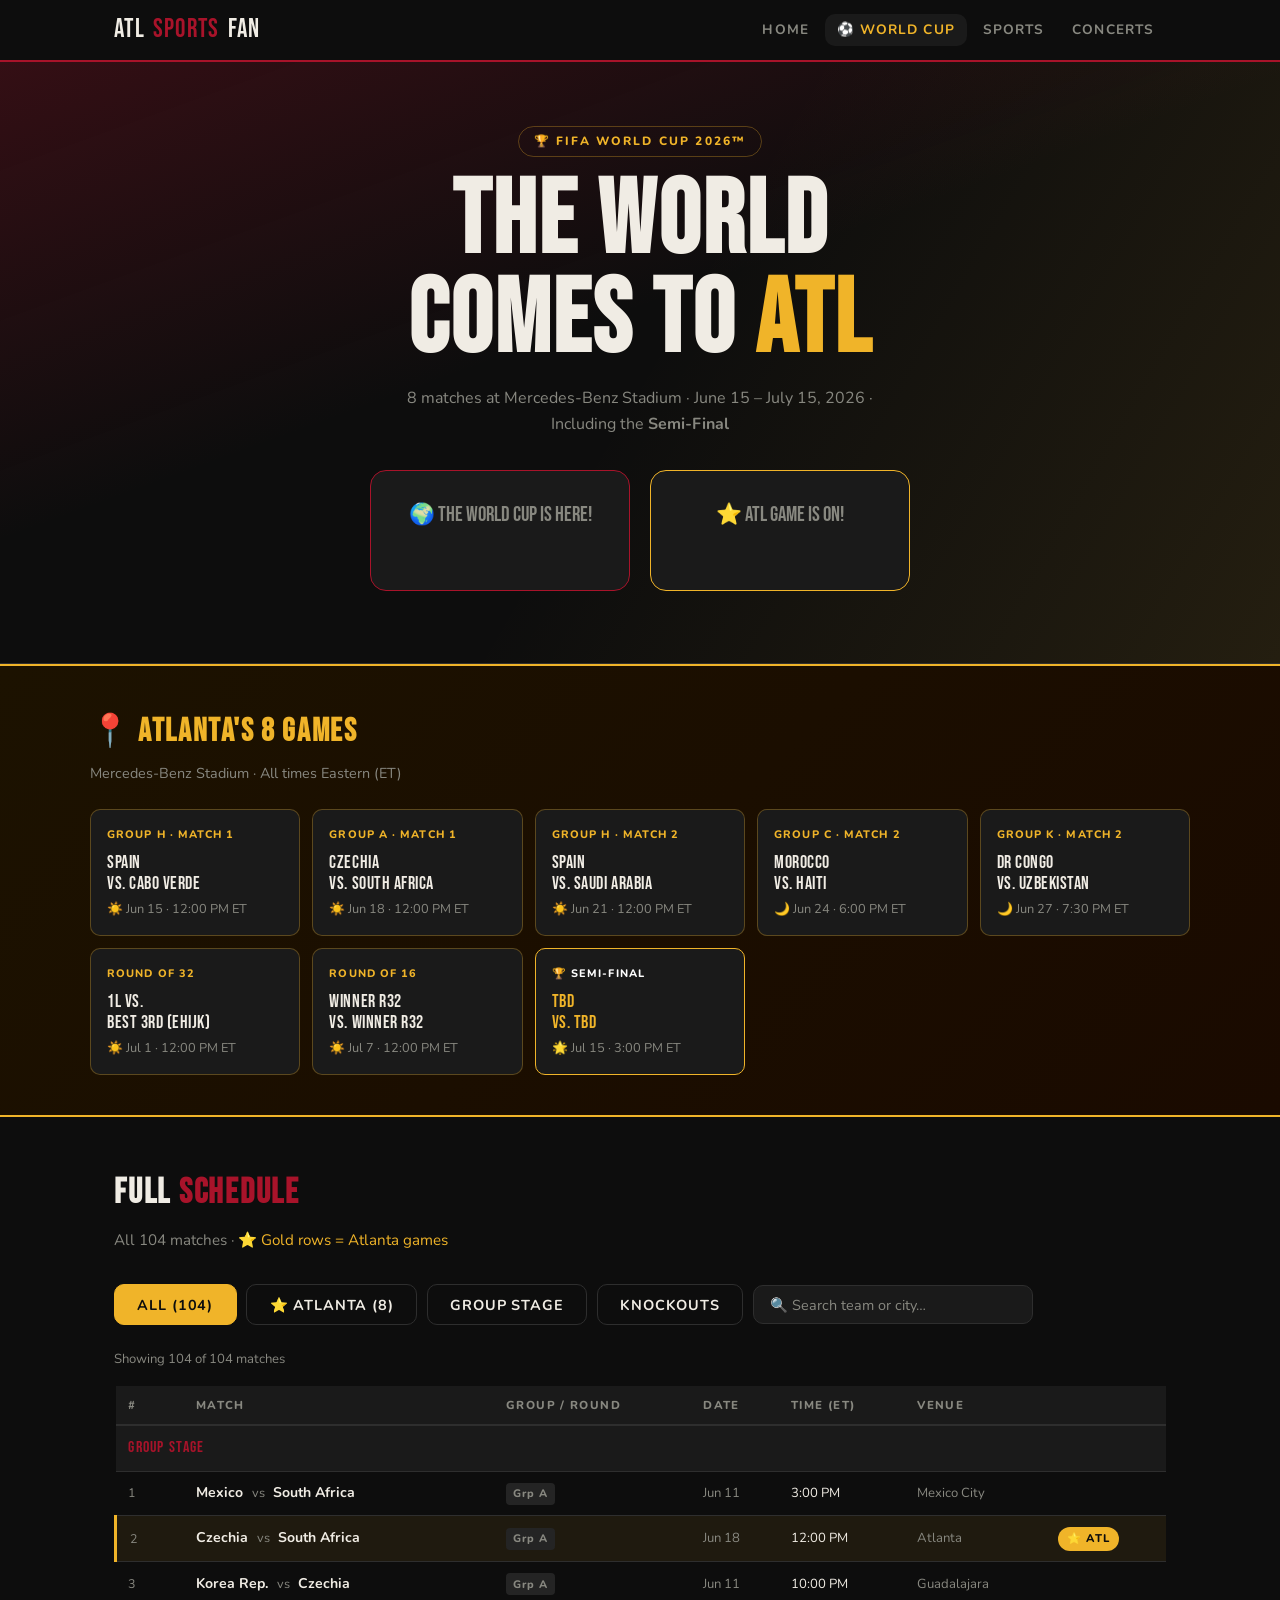
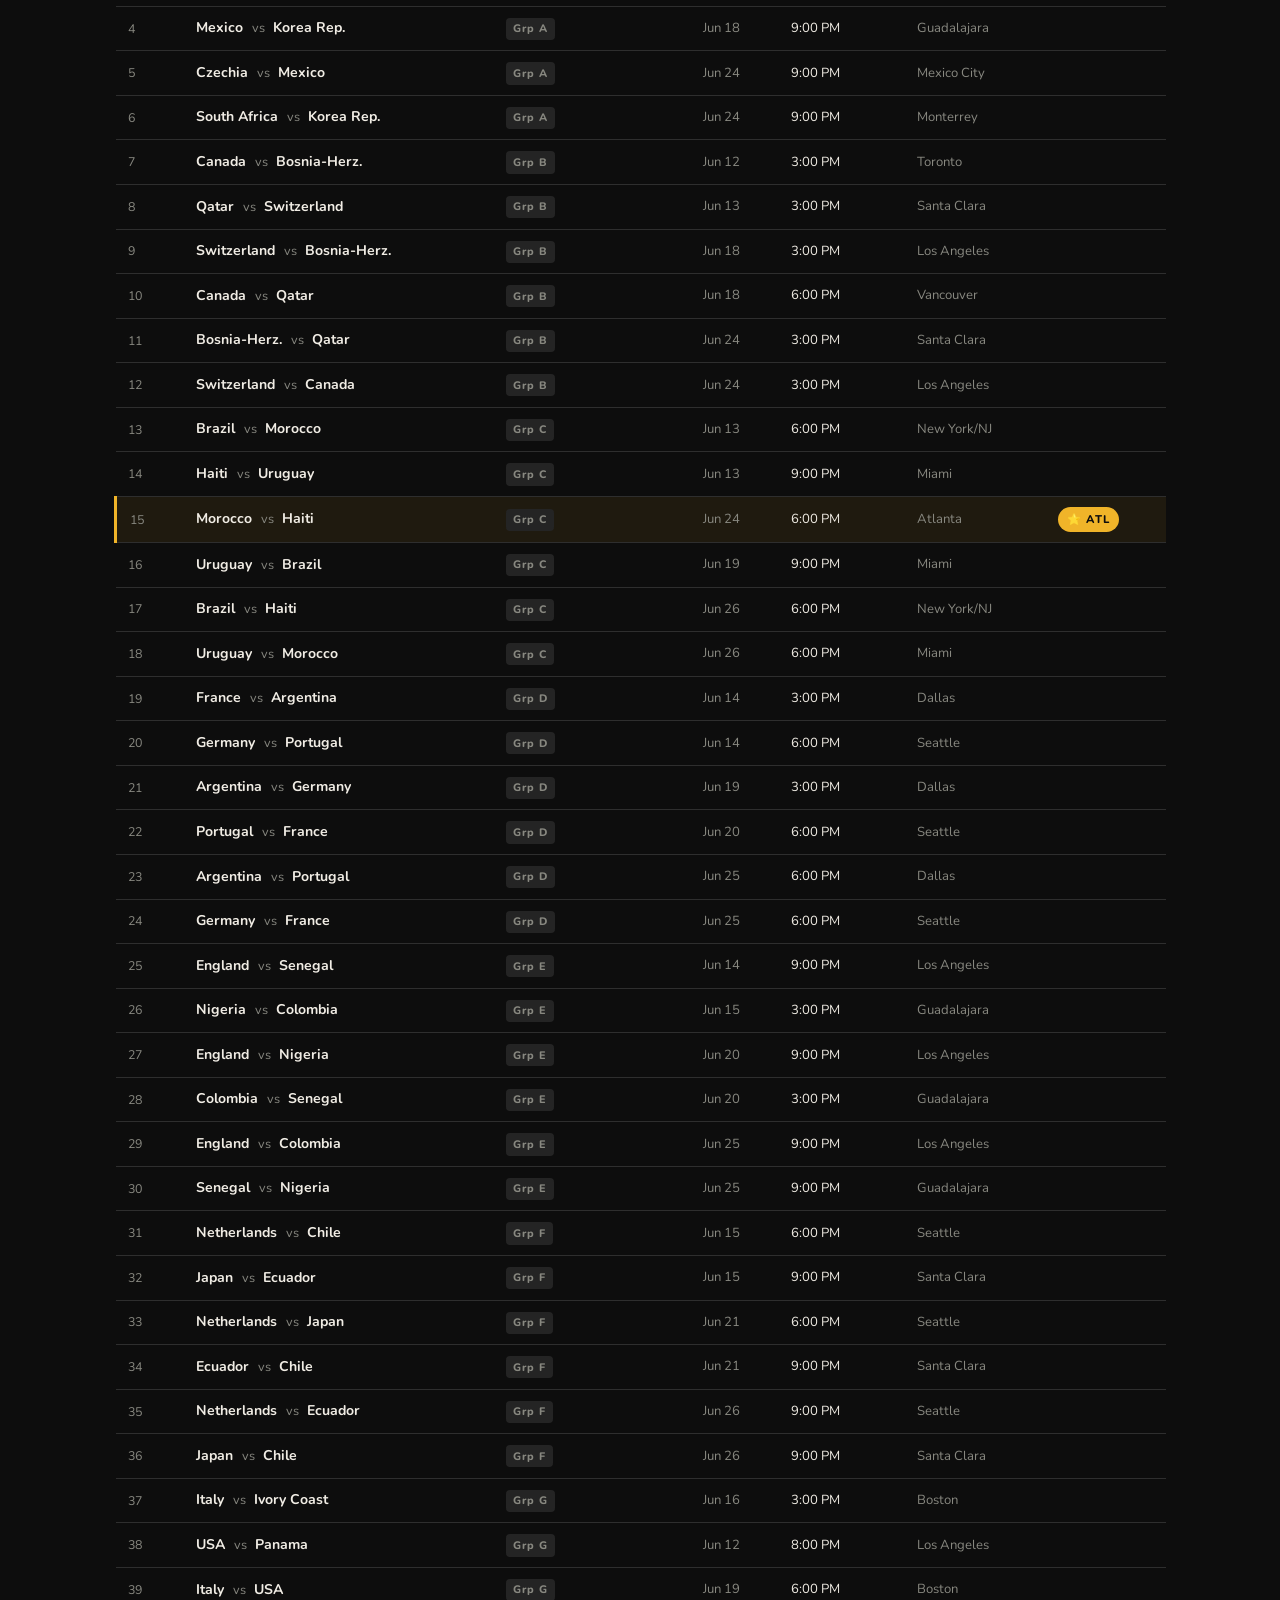
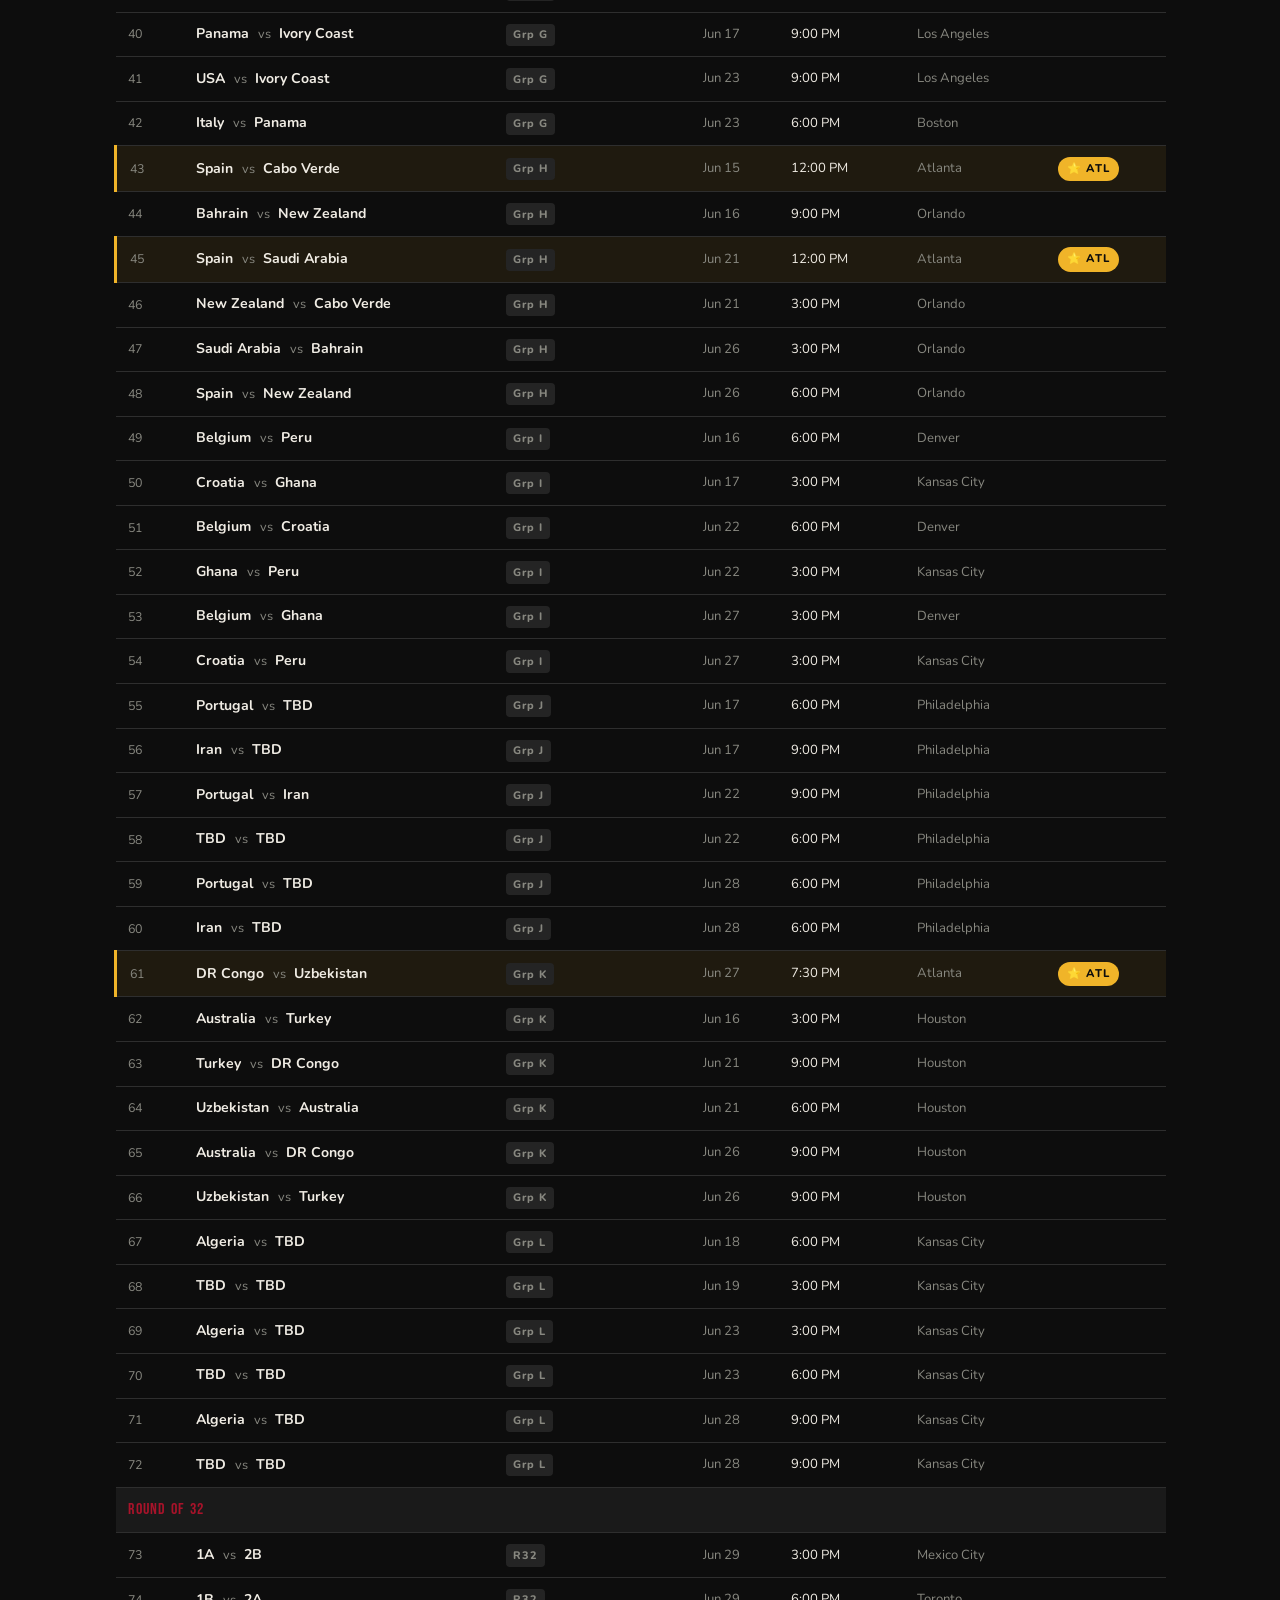
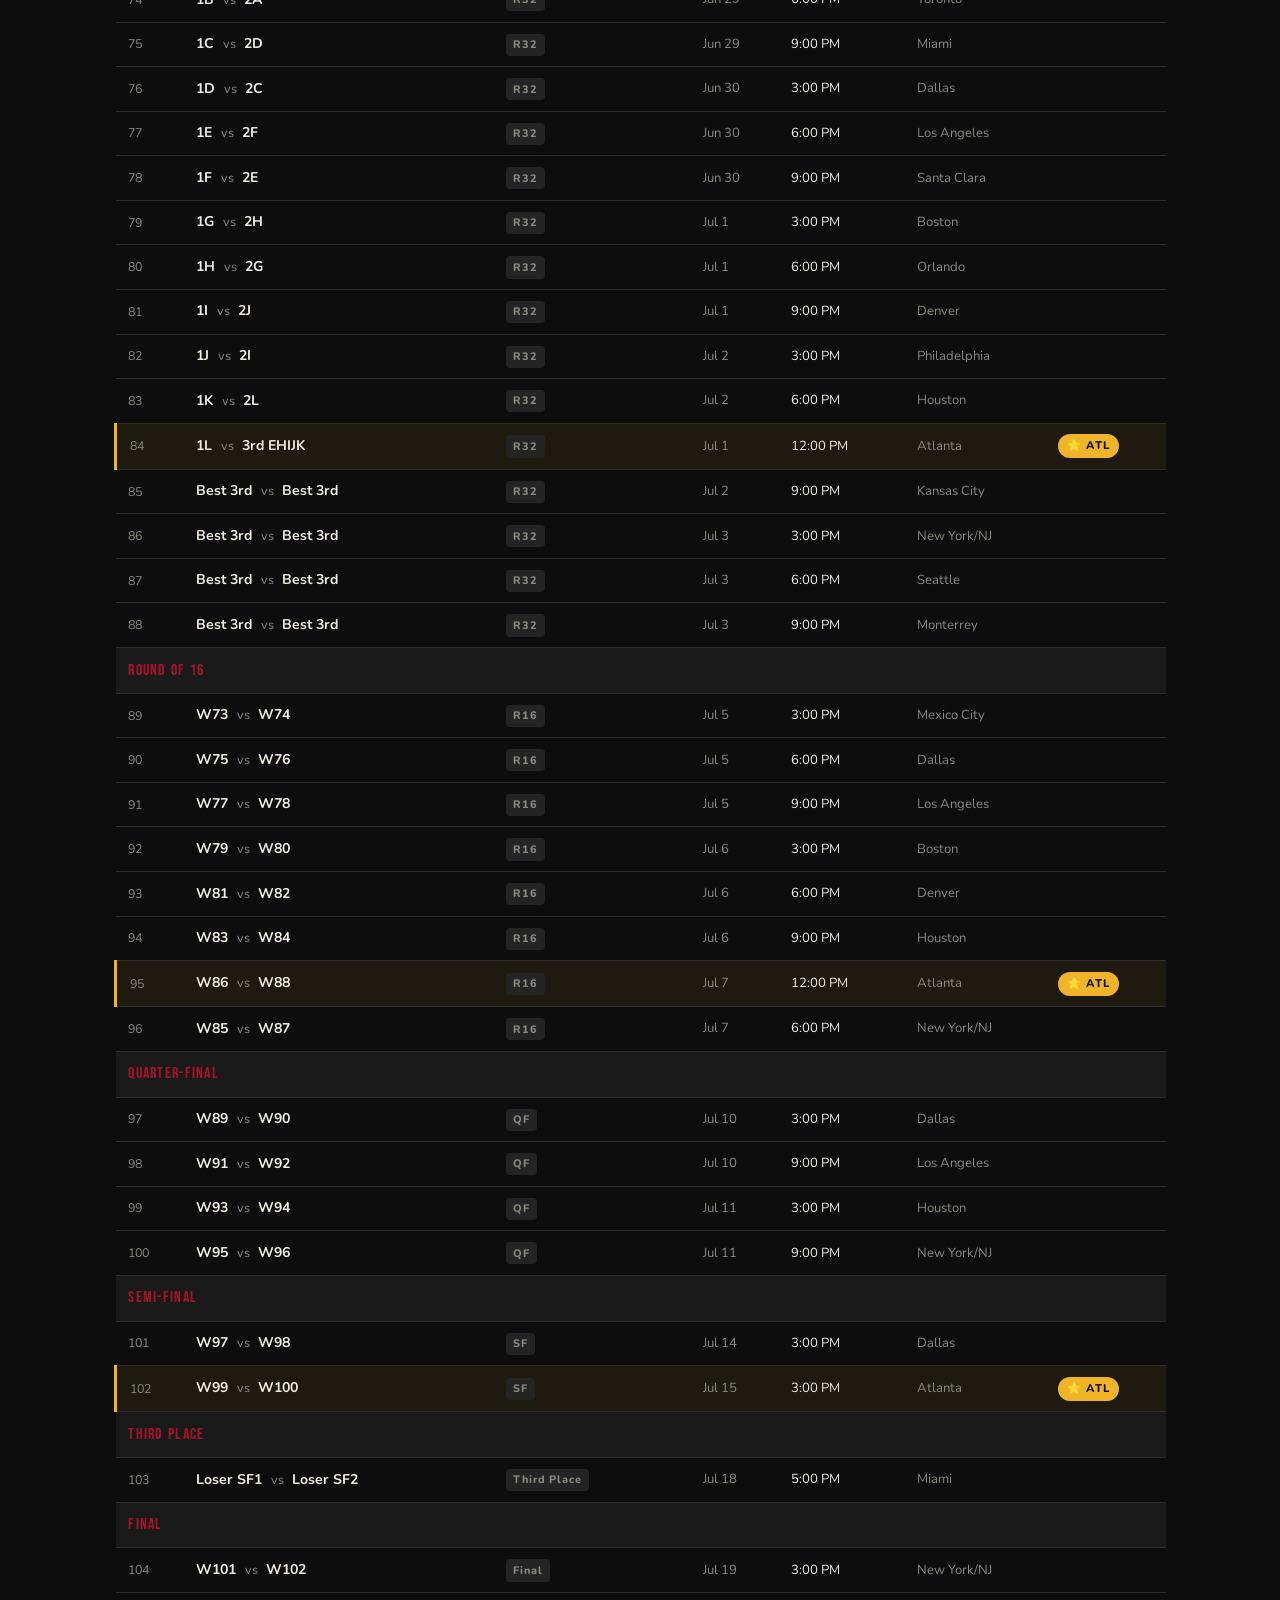
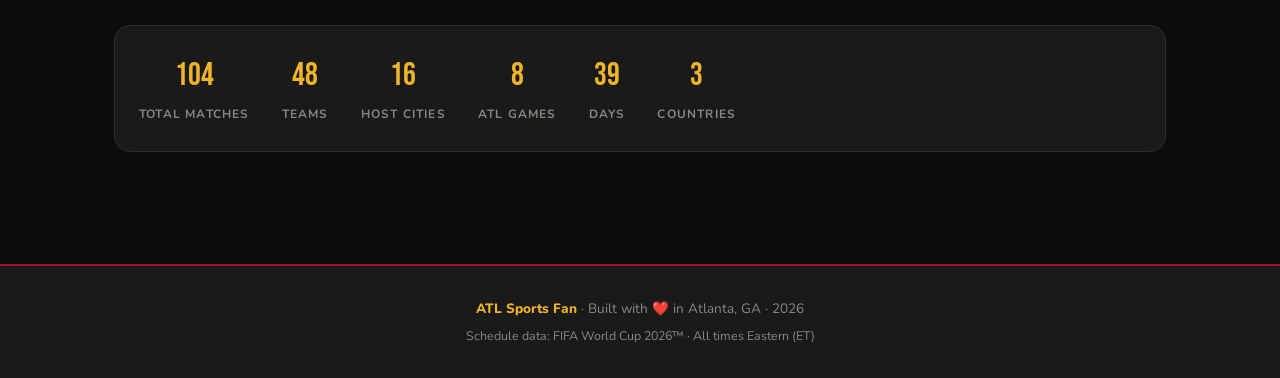
<file: worldcup.html>
<!DOCTYPE html>
<html lang="en">

<!--
  ============================================================
  WORLDCUP.HTML — FIFA World Cup 2026 Schedule Page
  ============================================================
  This is the main feature page of the site.

  What's on this page:
  - Countdown timer to Atlanta's first game (JavaScript!)
  - Atlanta's 8 games at Mercedes-Benz Stadium
  - Full schedule of all 104 matches
  - Filter buttons to show: All Games / Atlanta Only / by Round
  - Search box to find a specific country

  Things to learn here:
  - How JavaScript reads & manipulates HTML (the DOM)
  - Arrays and objects to store match data
  - Functions that filter and display data
  - setInterval() for a live countdown timer
  ============================================================
-->

<head>
  <meta charset="UTF-8" />
  <meta name="viewport" content="width=device-width, initial-scale=1.0" />
  <title>World Cup 2026 · Atlanta Sports Fan</title>
  <link rel="stylesheet" href="style.css" />

  <style>
    /* ---- PAGE HERO ---- */
    .wc-hero {
      background:
        linear-gradient(160deg, rgba(168,19,42,0.25) 0%, transparent 45%),
        linear-gradient(300deg, rgba(240,180,41,0.1) 0%, transparent 50%);
      border-bottom: 1px solid var(--color-border);
      padding: 4rem 1.5rem 3rem;
      text-align: center;
    }

    .wc-hero h1 {
      font-family: var(--font-display);
      font-size: clamp(3rem, 9vw, 6.5rem);
      line-height: 0.95;
      letter-spacing: 0.02em;
      margin-bottom: 1rem;
    }

    .wc-hero h1 em {
      font-style: normal;
      color: var(--color-gold);
    }

    .wc-hero p {
      color: var(--color-muted);
      font-size: 1rem;
      max-width: 520px;
      margin: 0 auto 2rem;
    }

    /* ---- COUNTDOWN TIMERS ---- */

    /*
      Two countdowns sit side by side.
      On small screens they stack vertically (flex-wrap).
    */
    .countdowns-row {
      display: flex;
      gap: 1.2rem;
      justify-content: center;
      flex-wrap: wrap;       /* stack on mobile */
      margin: 0 auto 1.5rem;
    }

    /* Each individual countdown box */
    .countdown-box {
      display: flex;
      flex-direction: column;
      align-items: center;
      gap: 0.6rem;
      background: var(--color-surface);
      border-radius: var(--radius-lg);
      padding: 1.2rem 1.8rem;
      min-width: 260px;
    }

    /* World Cup opener — red border */
    .countdown-box.wc-opener {
      border: 1.5px solid var(--color-red);
    }

    /* Atlanta game — gold border */
    .countdown-box.atl-game {
      border: 1.5px solid var(--color-gold);
    }

    /* Label above the numbers, e.g. "🌍 World Cup Opens" */
    .countdown-title {
      font-size: 0.75rem;
      font-weight: 800;
      letter-spacing: 0.12em;
      text-transform: uppercase;
    }

    .countdown-box.wc-opener .countdown-title { color: var(--color-red); }
    .countdown-box.atl-game  .countdown-title { color: var(--color-gold); }

    /* The row of D : H : M : S digits */
    .countdown-digits {
      display: flex;
      align-items: center;
      gap: 0.6rem;
    }

    .countdown-unit {
      text-align: center;
      min-width: 46px;
    }

    .countdown-number {
      font-family: var(--font-display);
      font-size: 2.4rem;
      line-height: 1;
      display: block;
    }

    .countdown-box.wc-opener .countdown-number { color: var(--color-red); }
    .countdown-box.atl-game  .countdown-number { color: var(--color-gold); }

    .countdown-label {
      font-size: 0.62rem;
      font-weight: 800;
      letter-spacing: 0.14em;
      text-transform: uppercase;
      color: var(--color-muted);
      margin-top: 0.15rem;
      display: block;
    }

    .countdown-sep {
      font-family: var(--font-display);
      font-size: 2rem;
      color: var(--color-border);
      line-height: 1;
    }

    /* Small subtitle below digits, e.g. the match name */
    .countdown-sub {
      font-size: 0.78rem;
      color: var(--color-muted);
      text-align: center;
    }

    /* ---- ATLANTA GAMES STRIP ---- */
    .atl-strip {
      background: linear-gradient(135deg, #1c1200, #1a0a00);
      border-top: 2px solid var(--color-gold);
      border-bottom: 2px solid var(--color-gold);
      padding: 2.5rem 1.5rem;
    }

    .atl-strip-inner {
      max-width: var(--max-width);
      margin: 0 auto;
    }

    .atl-strip h2 {
      font-family: var(--font-display);
      font-size: 2rem;
      letter-spacing: 0.05em;
      color: var(--color-gold);
      margin-bottom: 0.3rem;
    }

    .atl-strip .sub {
      color: var(--color-muted);
      font-size: 0.9rem;
      margin-bottom: 1.5rem;
    }

    /* Horizontal scrolling row of Atlanta game cards */
    .atl-games-row {
      display: grid;
      grid-template-columns: repeat(auto-fill, minmax(200px, 1fr));
      gap: 0.75rem;
    }

    .atl-game-card {
      background: var(--color-surface);
      border: 1.5px solid rgba(240,180,41,0.3);
      border-radius: var(--radius);
      padding: 1rem;
      transition: border-color 0.2s, transform 0.2s;
    }

    .atl-game-card:hover {
      border-color: var(--color-gold);
      transform: translateY(-2px);
    }

    .atl-game-card .round-tag {
      font-size: 0.68rem;
      font-weight: 800;
      letter-spacing: 0.1em;
      text-transform: uppercase;
      color: var(--color-gold);
      margin-bottom: 0.5rem;
    }

    .atl-game-card .match-teams {
      font-family: var(--font-display);
      font-size: 1.1rem;
      letter-spacing: 0.03em;
      margin-bottom: 0.3rem;
      line-height: 1.2;
    }

    .atl-game-card .match-info {
      font-size: 0.8rem;
      color: var(--color-muted);
    }

    /* ---- FULL SCHEDULE SECTION ---- */
    .schedule-section {
      max-width: var(--max-width);
      margin: 0 auto;
      padding: 3rem 1.5rem;
    }

    /* Filter + search toolbar */
    .toolbar {
      display: flex;
      gap: 0.6rem;
      flex-wrap: wrap;
      align-items: center;
      margin-bottom: 1.5rem;
    }

    .toolbar-search {
      flex: 1;
      min-width: 180px;
      max-width: 280px;
    }

    .toolbar-search input {
      width: 100%;
      background: var(--color-surface);
      border: 1.5px solid var(--color-border);
      border-radius: var(--radius);
      color: var(--color-text);
      font-family: var(--font-body);
      font-size: 0.9rem;
      padding: 0.55rem 1rem;
      outline: none;
      transition: border-color 0.2s;
    }

    .toolbar-search input:focus {
      border-color: var(--color-gold);
    }

    .toolbar-search input::placeholder {
      color: var(--color-muted);
    }

    /* ---- MATCH TABLE ---- */
    /* We use a table here because it's the right HTML for tabular data */
    .match-table {
      width: 100%;
      border-collapse: collapse;   /* removes double borders between cells */
      font-size: 0.88rem;
    }

    .match-table thead th {
      background: var(--color-surface);
      color: var(--color-muted);
      font-size: 0.72rem;
      font-weight: 800;
      letter-spacing: 0.12em;
      text-transform: uppercase;
      padding: 0.6rem 0.8rem;
      text-align: left;
      border-bottom: 2px solid var(--color-border);
      white-space: nowrap;
    }

    .match-table tbody tr {
      border-bottom: 1px solid var(--color-border);
      transition: background 0.15s;
    }

    .match-table tbody tr:hover {
      background: var(--color-surface);
    }

    /* Atlanta game rows get a special gold tint */
    .match-table tbody tr.atl-row {
      background: var(--color-atl-bg);
      border-left: 3px solid var(--color-gold);
    }

    .match-table tbody tr.atl-row:hover {
      background: rgba(240,180,41,0.12);
    }

    .match-table td {
      padding: 0.65rem 0.8rem;
      vertical-align: middle;
    }

    .match-teams-cell {
      font-weight: 700;
    }

    .match-teams-cell .vs {
      color: var(--color-muted);
      font-weight: 400;
      font-size: 0.8rem;
      margin: 0 0.3rem;
    }

    .group-chip {
      display: inline-block;
      font-size: 0.68rem;
      font-weight: 800;
      letter-spacing: 0.08em;
      padding: 0.15rem 0.45rem;
      border-radius: 4px;
      background: var(--color-surface2);
      color: var(--color-muted);
    }

    .venue-cell {
      color: var(--color-muted);
      font-size: 0.82rem;
    }

    .date-cell {
      white-space: nowrap;
      color: var(--color-muted);
      font-size: 0.82rem;
    }

    .time-cell {
      white-space: nowrap;
      font-size: 0.82rem;
    }

    /* "No results" message */
    #no-results {
      text-align: center;
      padding: 3rem;
      color: var(--color-muted);
      font-size: 1rem;
    }

    /* Round heading rows inside the table */
    .round-header-row td {
      background: var(--color-surface);
      font-family: var(--font-display);
      font-size: 1rem;
      letter-spacing: 0.08em;
      text-transform: uppercase;
      color: var(--color-red);
      padding: 0.6rem 0.8rem;
      border-bottom: 1px solid var(--color-border);
    }

    /* Stat bar below schedule */
    .stats-bar {
      display: flex;
      gap: 2rem;
      flex-wrap: wrap;
      margin-top: 2rem;
      padding: 1.5rem;
      background: var(--color-surface);
      border-radius: var(--radius-lg);
      border: 1px solid var(--color-border);
    }

    .stat-item {
      text-align: center;
    }

    .stat-number {
      font-family: var(--font-display);
      font-size: 2rem;
      color: var(--color-gold);
      display: block;
    }

    .stat-label {
      font-size: 0.75rem;
      font-weight: 700;
      letter-spacing: 0.1em;
      text-transform: uppercase;
      color: var(--color-muted);
    }

    /* Responsive: hide some columns on small screens */
    @media (max-width: 640px) {
      .hide-mobile { display: none; }
      .match-table { font-size: 0.82rem; }
    }
  </style>
</head>

<body>

  <!-- NAVIGATION -->
  <nav>
    <div class="nav-inner">
      <a href="index.html" class="nav-logo">ATL <span>SPORTS</span> FAN</a>
      <ul class="nav-links">
        <li><a href="index.html">Home</a></li>
        <li><a href="worldcup.html" class="active wc-link">⚽ World Cup</a></li>
        <li><a href="sports.html">Sports</a></li>
        <li><a href="concerts.html">Concerts</a></li>
        <!--li><a href="learncode.html">Learn to Code</a></li-->
      </ul>
    </div>
  </nav>


  <!-- HERO -->
  <header class="wc-hero">
    <div class="hero-eyebrow">🏆 FIFA World Cup 2026™</div>
    <h1>THE WORLD<br>COMES TO <em>ATL</em></h1>
    <p>
      8 matches at Mercedes-Benz Stadium · June 15 – July 15, 2026 ·
      Including the <strong>Semi-Final</strong>
    </p>

    <!-- TWO COUNTDOWN TIMERS — both filled in by JavaScript below -->
    <div class="countdowns-row">

      <!-- COUNTDOWN 1: World Cup opening match -->
      <div class="countdown-box wc-opener" id="wc-countdown-box">
        <div class="countdown-title">🌍 World Cup Opens</div>
        <div class="countdown-digits">
          <div class="countdown-unit">
            <span class="countdown-number" id="wc-days">--</span>
            <span class="countdown-label">Days</span>
          </div>
          <span class="countdown-sep">:</span>
          <div class="countdown-unit">
            <span class="countdown-number" id="wc-hours">--</span>
            <span class="countdown-label">Hours</span>
          </div>
          <span class="countdown-sep">:</span>
          <div class="countdown-unit">
            <span class="countdown-number" id="wc-mins">--</span>
            <span class="countdown-label">Mins</span>
          </div>
          <span class="countdown-sep">:</span>
          <div class="countdown-unit">
            <span class="countdown-number" id="wc-secs">--</span>
            <span class="countdown-label">Secs</span>
          </div>
        </div>
        <div class="countdown-sub">Mexico vs. TBD · Jun 11 · Mexico City</div>
      </div>

      <!-- COUNTDOWN 2: Atlanta's first game -->
      <div class="countdown-box atl-game" id="atl-countdown-box">
        <div class="countdown-title">⭐ Atlanta's First Game</div>
        <div class="countdown-digits">
          <div class="countdown-unit">
            <span class="countdown-number" id="cd-days">--</span>
            <span class="countdown-label">Days</span>
          </div>
          <span class="countdown-sep">:</span>
          <div class="countdown-unit">
            <span class="countdown-number" id="cd-hours">--</span>
            <span class="countdown-label">Hours</span>
          </div>
          <span class="countdown-sep">:</span>
          <div class="countdown-unit">
            <span class="countdown-number" id="cd-mins">--</span>
            <span class="countdown-label">Mins</span>
          </div>
          <span class="countdown-sep">:</span>
          <div class="countdown-unit">
            <span class="countdown-number" id="cd-secs">--</span>
            <span class="countdown-label">Secs</span>
          </div>
        </div>
        <div class="countdown-sub">Spain vs. Cabo Verde · Jun 15 · 12PM ET</div>
      </div>

    </div>
  </header>


  <!-- ATLANTA GAMES STRIP -->
  <div class="atl-strip">
    <div class="atl-strip-inner">
      <h2>📍 Atlanta's 8 Games</h2>
      <p class="sub">Mercedes-Benz Stadium · All times Eastern (ET)</p>

      <!-- These cards are hardcoded HTML — Atlanta games won't change -->
      <div class="atl-games-row">

        <div class="atl-game-card">
          <div class="round-tag">Group H · Match 1</div>
          <div class="match-teams">Spain<br>vs. Cabo Verde</div>
          <div class="match-info">☀️ Jun 15 · 12:00 PM ET</div>
        </div>

        <div class="atl-game-card">
          <div class="round-tag">Group A · Match 1</div>
          <div class="match-teams">Czechia<br>vs. South Africa</div>
          <div class="match-info">☀️ Jun 18 · 12:00 PM ET</div>
        </div>

        <div class="atl-game-card">
          <div class="round-tag">Group H · Match 2</div>
          <div class="match-teams">Spain<br>vs. Saudi Arabia</div>
          <div class="match-info">☀️ Jun 21 · 12:00 PM ET</div>
        </div>

        <div class="atl-game-card">
          <div class="round-tag">Group C · Match 2</div>
          <div class="match-teams">Morocco<br>vs. Haiti</div>
          <div class="match-info">🌙 Jun 24 · 6:00 PM ET</div>
        </div>

        <div class="atl-game-card">
          <div class="round-tag">Group K · Match 2</div>
          <div class="match-teams">DR Congo<br>vs. Uzbekistan</div>
          <div class="match-info">🌙 Jun 27 · 7:30 PM ET</div>
        </div>

        <div class="atl-game-card">
          <div class="round-tag">Round of 32</div>
          <div class="match-teams">1L vs.<br>Best 3rd (EHIJK)</div>
          <div class="match-info">☀️ Jul 1 · 12:00 PM ET</div>
        </div>

        <div class="atl-game-card">
          <div class="round-tag">Round of 16</div>
          <div class="match-teams">Winner R32<br>vs. Winner R32</div>
          <div class="match-info">☀️ Jul 7 · 12:00 PM ET</div>
        </div>

        <div class="atl-game-card" style="border-color: var(--color-gold);">
          <div class="round-tag" style="color: #fff;">🏆 SEMI-FINAL</div>
          <div class="match-teams" style="color: var(--color-gold);">TBD<br>vs. TBD</div>
          <div class="match-info">🌟 Jul 15 · 3:00 PM ET</div>
        </div>

      </div>
    </div>
  </div>


  <!-- FULL SCHEDULE SECTION -->
  <div class="schedule-section">

    <h2 class="section-title">Full <span class="accent">Schedule</span></h2>
    <p class="section-subtitle">
      All 104 matches · <span style="color:var(--color-gold);">⭐ Gold rows = Atlanta games</span>
    </p>

    <!-- TOOLBAR: filters + search -->
    <div class="toolbar">

      <!-- Filter buttons — JS listens for clicks on these -->
      <button class="btn btn-outline active" onclick="filterMatches('all')" id="btn-all">
        All (104)
      </button>
      <button class="btn btn-outline" onclick="filterMatches('atlanta')" id="btn-atlanta">
        ⭐ Atlanta (8)
      </button>
      <button class="btn btn-outline" onclick="filterMatches('group')" id="btn-group">
        Group Stage
      </button>
      <button class="btn btn-outline" onclick="filterMatches('knockout')" id="btn-knockout">
        Knockouts
      </button>

      <!-- Search box -->
      <div class="toolbar-search">
        <input
          type="text"
          id="search-input"
          placeholder="🔍 Search team or city…"
          oninput="searchMatches()"
        />
      </div>

    </div>

    <!-- Match count display -->
    <p id="match-count" style="font-size:0.82rem; color:var(--color-muted); margin-bottom:1rem;">
      Showing all 104 matches
    </p>

    <!-- THE MATCH TABLE — rows are generated by JavaScript below -->
    <div style="overflow-x: auto;">
      <table class="match-table">
        <thead>
          <tr>
            <th>#</th>
            <th>Match</th>
            <th>Group / Round</th>
            <th class="hide-mobile">Date</th>
            <th class="hide-mobile">Time (ET)</th>
            <th>Venue</th>
            <th></th>
          </tr>
        </thead>
        <tbody id="match-tbody">
          <!-- Rows are injected here by JavaScript -->
        </tbody>
      </table>
    </div>

    <!-- Shown when no matches match the search -->
    <div id="no-results" class="hidden">
      😕 No matches found for that search. Try a different team name or city.
    </div>

    <!-- Stats bar -->
    <div class="stats-bar">
      <div class="stat-item">
        <span class="stat-number">104</span>
        <span class="stat-label">Total Matches</span>
      </div>
      <div class="stat-item">
        <span class="stat-number">48</span>
        <span class="stat-label">Teams</span>
      </div>
      <div class="stat-item">
        <span class="stat-number">16</span>
        <span class="stat-label">Host Cities</span>
      </div>
      <div class="stat-item">
        <span class="stat-number">8</span>
        <span class="stat-label">ATL Games</span>
      </div>
      <div class="stat-item">
        <span class="stat-number">39</span>
        <span class="stat-label">Days</span>
      </div>
      <div class="stat-item">
        <span class="stat-number">3</span>
        <span class="stat-label">Countries</span>
      </div>
    </div>

  </div>


  <!-- FOOTER -->
  <footer>
    <p>
      <strong>ATL Sports Fan</strong> · Built with ❤️ in Atlanta, GA ·
      <span id="year"></span>
    </p>
    <p style="margin-top:0.4rem; font-size:0.78rem;">
      Schedule data: FIFA World Cup 2026™ · All times Eastern (ET)
    </p>
  </footer>


  <!-- ============================================================
       JAVASCRIPT
       ============================================================
       This is where the magic happens. The JS below:

       1. Stores all 104 matches in a JavaScript ARRAY of OBJECTS
       2. Reads that data and builds the HTML table rows
       3. Powers the filter buttons (All / Atlanta / Group / Knockout)
       4. Powers the search box
       5. Runs a live countdown timer

       KEY CONCEPTS TO LEARN HERE:
       - Arrays: const matches = [ ... ]
       - Objects: { home: 'Spain', away: 'Morocco', ... }
       - Functions: function renderTable() { ... }
       - DOM manipulation: document.getElementById(...)
       - setInterval() for repeating code every second
  ============================================================ -->
  <script>

    // ============================================================
    // STEP 1 — THE DATA
    // All 104 matches stored as an array of objects.
    // Each object has: id, home, away, group, date, time, venue, city, atl
    // "atl: true" marks Atlanta games
    // ============================================================

    const matches = [

      // ---- GROUP STAGE ----

      // Group A
      { id:1,  home:"Mexico",       away:"South Africa",  group:"A", date:"Jun 11", time:"3:00 PM",  venue:"Estadio Azteca",        city:"Mexico City",    atl:false },
      { id:2,  home:"Czechia",      away:"South Africa",  group:"A", date:"Jun 18", time:"12:00 PM", venue:"Mercedes-Benz Stadium", city:"Atlanta",        atl:true  },
      { id:3,  home:"Korea Rep.",   away:"Czechia",       group:"A", date:"Jun 11", time:"10:00 PM", venue:"Estadio Akron",         city:"Guadalajara",    atl:false },
      { id:4,  home:"Mexico",       away:"Korea Rep.",    group:"A", date:"Jun 18", time:"9:00 PM",  venue:"Estadio Akron",         city:"Guadalajara",    atl:false },
      { id:5,  home:"Czechia",      away:"Mexico",        group:"A", date:"Jun 24", time:"9:00 PM",  venue:"Estadio Azteca",        city:"Mexico City",    atl:false },
      { id:6,  home:"South Africa", away:"Korea Rep.",    group:"A", date:"Jun 24", time:"9:00 PM",  venue:"Estadio BBVA",          city:"Monterrey",      atl:false },

      // Group B
      { id:7,  home:"Canada",       away:"Bosnia-Herz.",  group:"B", date:"Jun 12", time:"3:00 PM",  venue:"BMO Field",             city:"Toronto",        atl:false },
      { id:8,  home:"Qatar",        away:"Switzerland",   group:"B", date:"Jun 13", time:"3:00 PM",  venue:"Levi's Stadium",        city:"Santa Clara",    atl:false },
      { id:9,  home:"Switzerland",  away:"Bosnia-Herz.",  group:"B", date:"Jun 18", time:"3:00 PM",  venue:"SoFi Stadium",          city:"Los Angeles",    atl:false },
      { id:10, home:"Canada",       away:"Qatar",         group:"B", date:"Jun 18", time:"6:00 PM",  venue:"BC Place",              city:"Vancouver",      atl:false },
      { id:11, home:"Bosnia-Herz.", away:"Qatar",         group:"B", date:"Jun 24", time:"3:00 PM",  venue:"Levi's Stadium",        city:"Santa Clara",    atl:false },
      { id:12, home:"Switzerland",  away:"Canada",        group:"B", date:"Jun 24", time:"3:00 PM",  venue:"SoFi Stadium",          city:"Los Angeles",    atl:false },

      // Group C
      { id:13, home:"Brazil",       away:"Morocco",       group:"C", date:"Jun 13", time:"6:00 PM",  venue:"MetLife Stadium",       city:"New York/NJ",    atl:false },
      { id:14, home:"Haiti",        away:"Uruguay",       group:"C", date:"Jun 13", time:"9:00 PM",  venue:"Hard Rock Stadium",     city:"Miami",          atl:false },
      { id:15, home:"Morocco",      away:"Haiti",         group:"C", date:"Jun 24", time:"6:00 PM",  venue:"Mercedes-Benz Stadium", city:"Atlanta",        atl:true  },
      { id:16, home:"Uruguay",      away:"Brazil",        group:"C", date:"Jun 19", time:"9:00 PM",  venue:"Hard Rock Stadium",     city:"Miami",          atl:false },
      { id:17, home:"Brazil",       away:"Haiti",         group:"C", date:"Jun 26", time:"6:00 PM",  venue:"MetLife Stadium",       city:"New York/NJ",    atl:false },
      { id:18, home:"Uruguay",      away:"Morocco",       group:"C", date:"Jun 26", time:"6:00 PM",  venue:"Hard Rock Stadium",     city:"Miami",          atl:false },

      // Group D
      { id:19, home:"France",       away:"Argentina",     group:"D", date:"Jun 14", time:"3:00 PM",  venue:"AT&T Stadium",          city:"Dallas",         atl:false },
      { id:20, home:"Germany",      away:"Portugal",      group:"D", date:"Jun 14", time:"6:00 PM",  venue:"Lumen Field",           city:"Seattle",        atl:false },
      { id:21, home:"Argentina",    away:"Germany",       group:"D", date:"Jun 19", time:"3:00 PM",  venue:"AT&T Stadium",          city:"Dallas",         atl:false },
      { id:22, home:"Portugal",     away:"France",        group:"D", date:"Jun 20", time:"6:00 PM",  venue:"Lumen Field",           city:"Seattle",        atl:false },
      { id:23, home:"Argentina",    away:"Portugal",      group:"D", date:"Jun 25", time:"6:00 PM",  venue:"AT&T Stadium",          city:"Dallas",         atl:false },
      { id:24, home:"Germany",      away:"France",        group:"D", date:"Jun 25", time:"6:00 PM",  venue:"Lumen Field",           city:"Seattle",        atl:false },

      // Group E
      { id:25, home:"England",      away:"Senegal",       group:"E", date:"Jun 14", time:"9:00 PM",  venue:"SoFi Stadium",          city:"Los Angeles",    atl:false },
      { id:26, home:"Nigeria",      away:"Colombia",      group:"E", date:"Jun 15", time:"3:00 PM",  venue:"Estadio Guadalajara",   city:"Guadalajara",    atl:false },
      { id:27, home:"England",      away:"Nigeria",       group:"E", date:"Jun 20", time:"9:00 PM",  venue:"SoFi Stadium",          city:"Los Angeles",    atl:false },
      { id:28, home:"Colombia",     away:"Senegal",       group:"E", date:"Jun 20", time:"3:00 PM",  venue:"Estadio Guadalajara",   city:"Guadalajara",    atl:false },
      { id:29, home:"England",      away:"Colombia",      group:"E", date:"Jun 25", time:"9:00 PM",  venue:"SoFi Stadium",          city:"Los Angeles",    atl:false },
      { id:30, home:"Senegal",      away:"Nigeria",       group:"E", date:"Jun 25", time:"9:00 PM",  venue:"Estadio Guadalajara",   city:"Guadalajara",    atl:false },

      // Group F
      { id:31, home:"Netherlands",  away:"Chile",         group:"F", date:"Jun 15", time:"6:00 PM",  venue:"Lumen Field",           city:"Seattle",        atl:false },
      { id:32, home:"Japan",        away:"Ecuador",       group:"F", date:"Jun 15", time:"9:00 PM",  venue:"Levi's Stadium",        city:"Santa Clara",    atl:false },
      { id:33, home:"Netherlands",  away:"Japan",         group:"F", date:"Jun 21", time:"6:00 PM",  venue:"Lumen Field",           city:"Seattle",        atl:false },
      { id:34, home:"Ecuador",      away:"Chile",         group:"F", date:"Jun 21", time:"9:00 PM",  venue:"Levi's Stadium",        city:"Santa Clara",    atl:false },
      { id:35, home:"Netherlands",  away:"Ecuador",       group:"F", date:"Jun 26", time:"9:00 PM",  venue:"Lumen Field",           city:"Seattle",        atl:false },
      { id:36, home:"Japan",        away:"Chile",         group:"F", date:"Jun 26", time:"9:00 PM",  venue:"Levi's Stadium",        city:"Santa Clara",    atl:false },

      // Group G
      { id:37, home:"Italy",        away:"Ivory Coast",   group:"G", date:"Jun 16", time:"3:00 PM",  venue:"Gillette Stadium",      city:"Boston",         atl:false },
      { id:38, home:"USA",          away:"Panama",        group:"G", date:"Jun 12", time:"8:00 PM",  venue:"SoFi Stadium",          city:"Los Angeles",    atl:false },
      { id:39, home:"Italy",        away:"USA",           group:"G", date:"Jun 19", time:"6:00 PM",  venue:"Gillette Stadium",      city:"Boston",         atl:false },
      { id:40, home:"Panama",       away:"Ivory Coast",   group:"G", date:"Jun 17", time:"9:00 PM",  venue:"SoFi Stadium",          city:"Los Angeles",    atl:false },
      { id:41, home:"USA",          away:"Ivory Coast",   group:"G", date:"Jun 23", time:"9:00 PM",  venue:"SoFi Stadium",          city:"Los Angeles",    atl:false },
      { id:42, home:"Italy",        away:"Panama",        group:"G", date:"Jun 23", time:"6:00 PM",  venue:"Gillette Stadium",      city:"Boston",         atl:false },

      // Group H
      { id:43, home:"Spain",        away:"Cabo Verde",    group:"H", date:"Jun 15", time:"12:00 PM", venue:"Mercedes-Benz Stadium", city:"Atlanta",        atl:true  },
      { id:44, home:"Bahrain",      away:"New Zealand",   group:"H", date:"Jun 16", time:"9:00 PM",  venue:"Camping World Stadium", city:"Orlando",        atl:false },
      { id:45, home:"Spain",        away:"Saudi Arabia",  group:"H", date:"Jun 21", time:"12:00 PM", venue:"Mercedes-Benz Stadium", city:"Atlanta",        atl:true  },
      { id:46, home:"New Zealand",  away:"Cabo Verde",    group:"H", date:"Jun 21", time:"3:00 PM",  venue:"Camping World Stadium", city:"Orlando",        atl:false },
      { id:47, home:"Saudi Arabia", away:"Bahrain",       group:"H", date:"Jun 26", time:"3:00 PM",  venue:"Camping World Stadium", city:"Orlando",        atl:false },
      { id:48, home:"Spain",        away:"New Zealand",   group:"H", date:"Jun 26", time:"6:00 PM",  venue:"Camping World Stadium", city:"Orlando",        atl:false },

      // Group I
      { id:49, home:"Belgium",      away:"Peru",          group:"I", date:"Jun 16", time:"6:00 PM",  venue:"Empower Field",         city:"Denver",         atl:false },
      { id:50, home:"Croatia",      away:"Ghana",         group:"I", date:"Jun 17", time:"3:00 PM",  venue:"Arrowhead Stadium",     city:"Kansas City",    atl:false },
      { id:51, home:"Belgium",      away:"Croatia",       group:"I", date:"Jun 22", time:"6:00 PM",  venue:"Empower Field",         city:"Denver",         atl:false },
      { id:52, home:"Ghana",        away:"Peru",          group:"I", date:"Jun 22", time:"3:00 PM",  venue:"Arrowhead Stadium",     city:"Kansas City",    atl:false },
      { id:53, home:"Belgium",      away:"Ghana",         group:"I", date:"Jun 27", time:"3:00 PM",  venue:"Empower Field",         city:"Denver",         atl:false },
      { id:54, home:"Croatia",      away:"Peru",          group:"I", date:"Jun 27", time:"3:00 PM",  venue:"Arrowhead Stadium",     city:"Kansas City",    atl:false },

      // Group J
      { id:55, home:"Portugal",     away:"TBD",           group:"J", date:"Jun 17", time:"6:00 PM",  venue:"Lincoln Financial",     city:"Philadelphia",   atl:false },
      { id:56, home:"Iran",         away:"TBD",           group:"J", date:"Jun 17", time:"9:00 PM",  venue:"Lincoln Financial",     city:"Philadelphia",   atl:false },
      { id:57, home:"Portugal",     away:"Iran",          group:"J", date:"Jun 22", time:"9:00 PM",  venue:"Lincoln Financial",     city:"Philadelphia",   atl:false },
      { id:58, home:"TBD",          away:"TBD",           group:"J", date:"Jun 22", time:"6:00 PM",  venue:"Lincoln Financial",     city:"Philadelphia",   atl:false },
      { id:59, home:"Portugal",     away:"TBD",           group:"J", date:"Jun 28", time:"6:00 PM",  venue:"Lincoln Financial",     city:"Philadelphia",   atl:false },
      { id:60, home:"Iran",         away:"TBD",           group:"J", date:"Jun 28", time:"6:00 PM",  venue:"Lincoln Financial",     city:"Philadelphia",   atl:false },

      // Group K
      { id:61, home:"DR Congo",     away:"Uzbekistan",    group:"K", date:"Jun 27", time:"7:30 PM",  venue:"Mercedes-Benz Stadium", city:"Atlanta",        atl:true  },
      { id:62, home:"Australia",    away:"Turkey",        group:"K", date:"Jun 16", time:"3:00 PM",  venue:"NRG Stadium",           city:"Houston",        atl:false },
      { id:63, home:"Turkey",       away:"DR Congo",      group:"K", date:"Jun 21", time:"9:00 PM",  venue:"NRG Stadium",           city:"Houston",        atl:false },
      { id:64, home:"Uzbekistan",   away:"Australia",     group:"K", date:"Jun 21", time:"6:00 PM",  venue:"NRG Stadium",           city:"Houston",        atl:false },
      { id:65, home:"Australia",    away:"DR Congo",      group:"K", date:"Jun 26", time:"9:00 PM",  venue:"NRG Stadium",           city:"Houston",        atl:false },
      { id:66, home:"Uzbekistan",   away:"Turkey",        group:"K", date:"Jun 26", time:"9:00 PM",  venue:"NRG Stadium",           city:"Houston",        atl:false },

      // Group L
      { id:67, home:"Algeria",      away:"TBD",           group:"L", date:"Jun 18", time:"6:00 PM",  venue:"Arrowhead Stadium",     city:"Kansas City",    atl:false },
      { id:68, home:"TBD",          away:"TBD",           group:"L", date:"Jun 19", time:"3:00 PM",  venue:"Arrowhead Stadium",     city:"Kansas City",    atl:false },
      { id:69, home:"Algeria",      away:"TBD",           group:"L", date:"Jun 23", time:"3:00 PM",  venue:"Arrowhead Stadium",     city:"Kansas City",    atl:false },
      { id:70, home:"TBD",          away:"TBD",           group:"L", date:"Jun 23", time:"6:00 PM",  venue:"Arrowhead Stadium",     city:"Kansas City",    atl:false },
      { id:71, home:"Algeria",      away:"TBD",           group:"L", date:"Jun 28", time:"9:00 PM",  venue:"Arrowhead Stadium",     city:"Kansas City",    atl:false },
      { id:72, home:"TBD",          away:"TBD",           group:"L", date:"Jun 28", time:"9:00 PM",  venue:"Arrowhead Stadium",     city:"Kansas City",    atl:false },

      // ---- ROUND OF 32 ----
      { id:73,  home:"1A",  away:"2B",         group:"Round of 32", date:"Jun 29", time:"3:00 PM",  venue:"Estadio Azteca",        city:"Mexico City",    atl:false },
      { id:74,  home:"1B",  away:"2A",         group:"Round of 32", date:"Jun 29", time:"6:00 PM",  venue:"BMO Field",             city:"Toronto",        atl:false },
      { id:75,  home:"1C",  away:"2D",         group:"Round of 32", date:"Jun 29", time:"9:00 PM",  venue:"Hard Rock Stadium",     city:"Miami",          atl:false },
      { id:76,  home:"1D",  away:"2C",         group:"Round of 32", date:"Jun 30", time:"3:00 PM",  venue:"AT&T Stadium",          city:"Dallas",         atl:false },
      { id:77,  home:"1E",  away:"2F",         group:"Round of 32", date:"Jun 30", time:"6:00 PM",  venue:"SoFi Stadium",          city:"Los Angeles",    atl:false },
      { id:78,  home:"1F",  away:"2E",         group:"Round of 32", date:"Jun 30", time:"9:00 PM",  venue:"Levi's Stadium",        city:"Santa Clara",    atl:false },
      { id:79,  home:"1G",  away:"2H",         group:"Round of 32", date:"Jul 1",  time:"3:00 PM",  venue:"Gillette Stadium",      city:"Boston",         atl:false },
      { id:80,  home:"1H",  away:"2G",         group:"Round of 32", date:"Jul 1",  time:"6:00 PM",  venue:"Camping World Stadium", city:"Orlando",        atl:false },
      { id:81,  home:"1I",  away:"2J",         group:"Round of 32", date:"Jul 1",  time:"9:00 PM",  venue:"Empower Field",         city:"Denver",         atl:false },
      { id:82,  home:"1J",  away:"2I",         group:"Round of 32", date:"Jul 2",  time:"3:00 PM",  venue:"Lincoln Financial",     city:"Philadelphia",   atl:false },
      { id:83,  home:"1K",  away:"2L",         group:"Round of 32", date:"Jul 2",  time:"6:00 PM",  venue:"NRG Stadium",           city:"Houston",        atl:false },
      { id:84,  home:"1L",  away:"3rd EHIJK",  group:"Round of 32", date:"Jul 1",  time:"12:00 PM", venue:"Mercedes-Benz Stadium", city:"Atlanta",        atl:true  },
      { id:85,  home:"Best 3rd", away:"Best 3rd", group:"Round of 32", date:"Jul 2", time:"9:00 PM", venue:"Arrowhead Stadium",   city:"Kansas City",    atl:false },
      { id:86,  home:"Best 3rd", away:"Best 3rd", group:"Round of 32", date:"Jul 3", time:"3:00 PM", venue:"MetLife Stadium",     city:"New York/NJ",    atl:false },
      { id:87,  home:"Best 3rd", away:"Best 3rd", group:"Round of 32", date:"Jul 3", time:"6:00 PM", venue:"Lumen Field",         city:"Seattle",        atl:false },
      { id:88,  home:"Best 3rd", away:"Best 3rd", group:"Round of 32", date:"Jul 3", time:"9:00 PM", venue:"Estadio BBVA",        city:"Monterrey",      atl:false },

      // ---- ROUND OF 16 ----
      { id:89,  home:"W73", away:"W74",  group:"Round of 16", date:"Jul 5",  time:"3:00 PM",  venue:"Estadio Azteca",        city:"Mexico City",    atl:false },
      { id:90,  home:"W75", away:"W76",  group:"Round of 16", date:"Jul 5",  time:"6:00 PM",  venue:"AT&T Stadium",          city:"Dallas",         atl:false },
      { id:91,  home:"W77", away:"W78",  group:"Round of 16", date:"Jul 5",  time:"9:00 PM",  venue:"SoFi Stadium",          city:"Los Angeles",    atl:false },
      { id:92,  home:"W79", away:"W80",  group:"Round of 16", date:"Jul 6",  time:"3:00 PM",  venue:"Gillette Stadium",      city:"Boston",         atl:false },
      { id:93,  home:"W81", away:"W82",  group:"Round of 16", date:"Jul 6",  time:"6:00 PM",  venue:"Empower Field",         city:"Denver",         atl:false },
      { id:94,  home:"W83", away:"W84",  group:"Round of 16", date:"Jul 6",  time:"9:00 PM",  venue:"NRG Stadium",           city:"Houston",        atl:false },
      { id:95,  home:"W86", away:"W88",  group:"Round of 16", date:"Jul 7",  time:"12:00 PM", venue:"Mercedes-Benz Stadium", city:"Atlanta",        atl:true  },
      { id:96,  home:"W85", away:"W87",  group:"Round of 16", date:"Jul 7",  time:"6:00 PM",  venue:"MetLife Stadium",       city:"New York/NJ",    atl:false },

      // ---- QUARTER-FINALS ----
      { id:97,  home:"W89", away:"W90",  group:"Quarter-Final", date:"Jul 10", time:"3:00 PM",  venue:"AT&T Stadium",          city:"Dallas",         atl:false },
      { id:98,  home:"W91", away:"W92",  group:"Quarter-Final", date:"Jul 10", time:"9:00 PM",  venue:"SoFi Stadium",          city:"Los Angeles",    atl:false },
      { id:99,  home:"W93", away:"W94",  group:"Quarter-Final", date:"Jul 11", time:"3:00 PM",  venue:"NRG Stadium",           city:"Houston",        atl:false },
      { id:100, home:"W95", away:"W96",  group:"Quarter-Final", date:"Jul 11", time:"9:00 PM",  venue:"MetLife Stadium",       city:"New York/NJ",    atl:false },

      // ---- SEMI-FINALS ----
      { id:101, home:"W97", away:"W98",  group:"Semi-Final",    date:"Jul 14", time:"3:00 PM",  venue:"AT&T Stadium",          city:"Dallas",         atl:false },
      { id:102, home:"W99", away:"W100", group:"Semi-Final",    date:"Jul 15", time:"3:00 PM",  venue:"Mercedes-Benz Stadium", city:"Atlanta",        atl:true  },

      // ---- THIRD PLACE ----
      { id:103, home:"Loser SF1", away:"Loser SF2", group:"Third Place", date:"Jul 18", time:"5:00 PM", venue:"Hard Rock Stadium", city:"Miami",         atl:false },

      // ---- FINAL ----
      { id:104, home:"W101", away:"W102", group:"Final",        date:"Jul 19", time:"3:00 PM",  venue:"MetLife Stadium",       city:"New York/NJ",    atl:false },

    ];


    // ============================================================
    // STEP 2 — RENDER THE TABLE
    // This function reads the matches array and builds HTML rows
    // ============================================================

    // Keep track of the current filter so search can work alongside it
    let currentFilter = 'all';

    function renderTable(list) {
      // Get the <tbody> element where we'll inject rows
      const tbody = document.getElementById('match-tbody');

      // .innerHTML = '' clears whatever was there before
      tbody.innerHTML = '';

      // If nothing to show, display the "no results" message
      if (list.length === 0) {
        document.getElementById('no-results').classList.remove('hidden');
        document.getElementById('match-count').textContent = '0 matches found';
        return;
      }

      document.getElementById('no-results').classList.add('hidden');
      document.getElementById('match-count').textContent =
        `Showing ${list.length} of 104 matches`;

      // Track the last round we rendered so we can add section headers
      let lastRound = '';

      // Loop through every match and build a <tr> (table row)
      list.forEach(match => {

        // Determine the round label for section headers
        const isGroupStage = match.group.length === 1;  // "A", "B", ... single letter = group
        const roundLabel = isGroupStage ? 'Group Stage' : match.group;

        // Add a round header row when the round changes
        if (roundLabel !== lastRound) {
          const headerRow = document.createElement('tr');
          headerRow.className = 'round-header-row';
          headerRow.innerHTML = `<td colspan="7">${roundLabel}</td>`;
          tbody.appendChild(headerRow);
          lastRound = roundLabel;
        }

        // Build the data row
        const tr = document.createElement('tr');

        // Atlanta games get a special CSS class for the gold highlight
        if (match.atl) {
          tr.className = 'atl-row';
        }

        // Template literal builds the row's HTML
        tr.innerHTML = `
          <td style="color:var(--color-muted); font-size:0.78rem;">${match.id}</td>
          <td class="match-teams-cell">
            ${match.home}
            <span class="vs">vs</span>
            ${match.away}
          </td>
          <td>
            <span class="group-chip">
              ${isGroupStage ? 'Grp ' + match.group : match.group.replace('Round of ', 'R').replace('Quarter-Final','QF').replace('Semi-Final','SF')}
            </span>
          </td>
          <td class="date-cell hide-mobile">${match.date}</td>
          <td class="time-cell hide-mobile">${match.time}</td>
          <td class="venue-cell">${match.city}</td>
          <td>${match.atl ? '<span class="atl-badge">⭐ ATL</span>' : ''}</td>
        `;

        tbody.appendChild(tr);
      });
    }


    // ============================================================
    // STEP 3 — FILTER FUNCTIONS
    // Called when the user clicks a filter button
    // ============================================================

    function filterMatches(filter) {
      currentFilter = filter;

      // Reset search box when switching filters
      document.getElementById('search-input').value = '';

      // Remove "active" from all buttons, add it to the clicked one
      ['all','atlanta','group','knockout'].forEach(id => {
        document.getElementById('btn-' + id).classList.remove('active');
      });
      document.getElementById('btn-' + filter).classList.add('active');

      // Filter the matches array based on the chosen filter
      let filtered;
      if (filter === 'all') {
        filtered = matches;
      } else if (filter === 'atlanta') {
        // .filter() keeps only items where the condition is true
        filtered = matches.filter(m => m.atl === true);
      } else if (filter === 'group') {
        // Group names are single letters A–L
        filtered = matches.filter(m => m.group.length === 1);
      } else if (filter === 'knockout') {
        filtered = matches.filter(m => m.group.length > 1);
      }

      renderTable(filtered);
    }


    // ============================================================
    // STEP 4 — SEARCH FUNCTION
    // Called every time the user types in the search box
    // ============================================================

    function searchMatches() {
      // .toLowerCase() makes the search case-insensitive
      const query = document.getElementById('search-input').value.toLowerCase().trim();

      // Start from the already-filtered list, not the full list
      let base;
      if (currentFilter === 'atlanta')  base = matches.filter(m => m.atl);
      else if (currentFilter === 'group') base = matches.filter(m => m.group.length === 1);
      else if (currentFilter === 'knockout') base = matches.filter(m => m.group.length > 1);
      else base = matches;

      // If search is empty, show everything in the current filter
      if (query === '') {
        renderTable(base);
        return;
      }

      // .includes() checks if a string contains another string
      const filtered = base.filter(m =>
        m.home.toLowerCase().includes(query) ||
        m.away.toLowerCase().includes(query) ||
        m.city.toLowerCase().includes(query) ||
        m.venue.toLowerCase().includes(query)
      );

      renderTable(filtered);
    }


    // ============================================================
    // STEP 5 — COUNTDOWN TIMERS
    // We now have TWO countdowns, both updated every second.
    //
    // To avoid repeating the same code twice, we use a helper
    // function called tickCountdown() that works for any target
    // date and any set of HTML element IDs.
    //
    // This is called "DRY" — Don't Repeat Yourself — a key
    // principle in good programming!
    // ============================================================

    // Target dates — both in Eastern Time (-04:00 in summer)
    const wcOpenerDate = new Date('2026-06-11T15:00:00-04:00'); // World Cup opener
    const atlFirstGame = new Date('2026-06-15T12:00:00-04:00'); // Atlanta's first game

    /*
      tickCountdown() — a reusable countdown function.

      Parameters:
        targetDate  → the Date object we're counting down to
        ids         → object with the 4 element IDs to update
        boxId       → the container element id (to show "IT'S ON!" message)
        doneMsg     → the message to show when time runs out
    */
    function tickCountdown(targetDate, ids, boxId, doneMsg) {
      const now  = new Date();
      const diff = targetDate - now;    // milliseconds remaining

      if (diff <= 0) {
        // Time's up — show the done message inside the box
        document.getElementById(boxId).innerHTML =
          `<p style="font-family:var(--font-display); font-size:1.3rem; padding:0.5rem;">${doneMsg}</p>`;
        return;
      }

      // Break the milliseconds down into human-readable units
      const days  = Math.floor(diff / (1000 * 60 * 60 * 24));
      const hours = Math.floor((diff % (1000 * 60 * 60 * 24)) / (1000 * 60 * 60));
      const mins  = Math.floor((diff % (1000 * 60 * 60)) / (1000 * 60));
      const secs  = Math.floor((diff % (1000 * 60)) / 1000);

      // padStart(2, '0') turns "5" into "05" for a cleaner look
      document.getElementById(ids.days).textContent  = String(days).padStart(2, '0');
      document.getElementById(ids.hours).textContent = String(hours).padStart(2, '0');
      document.getElementById(ids.mins).textContent  = String(mins).padStart(2, '0');
      document.getElementById(ids.secs).textContent  = String(secs).padStart(2, '0');
    }

    // Wrapper functions — each calls tickCountdown with its own settings
    function updateWcCountdown() {
      tickCountdown(
        wcOpenerDate,
        { days: 'wc-days', hours: 'wc-hours', mins: 'wc-mins', secs: 'wc-secs' },
        'wc-countdown-box',
        '🌍 THE WORLD CUP IS HERE!'
      );
    }

    function updateAtlCountdown() {
      tickCountdown(
        atlFirstGame,
        { days: 'cd-days', hours: 'cd-hours', mins: 'cd-mins', secs: 'cd-secs' },
        'atl-countdown-box',
        '⭐ ATL GAME IS ON!'
      );
    }

    // Run both immediately (no blank flash on load)
    updateWcCountdown();
    updateAtlCountdown();

    // Then tick both every second
    setInterval(updateWcCountdown, 1000);
    setInterval(updateAtlCountdown, 1000);


    // ============================================================
    // STEP 6 — INITIALIZE
    // Run when the page first loads
    // ============================================================

    // Render the full table on page load
    renderTable(matches);

    // Fill in current year in footer
    document.getElementById('year').textContent = new Date().getFullYear();

  </script>

</body>
</html>
</file>
<file: style.css>
/*
  ============================================================
  STYLE.CSS — Shared stylesheet for Atlanta Sports Fan
  ============================================================
  This single file styles ALL pages on the site.
  Every HTML page links to this file with:
    <link rel="stylesheet" href="style.css">

  CSS is organized in sections:
  1. Fonts & Variables
  2. Reset & Base
  3. Navigation
  4. Buttons
  5. Hero sections
  6. Cards
  7. Footer
  8. Utility classes
  ============================================================
*/


/* ============================================================
   1. FONTS & VARIABLES
   ============================================================ */

/* Import fonts from Google Fonts (free!) */
@import url('https://fonts.googleapis.com/css2?family=Bebas+Neue&family=Nunito:wght@400;600;700;800&display=swap');

/*
  CSS Variables — define once, use everywhere.
  To change the whole site's color scheme,
  just edit these values!
*/
:root {
  /* Colors — Atlanta red/black/gold palette */
  --color-bg:        #0d0d0d;      /* near-black background */
  --color-surface:   #1a1a1a;      /* slightly lighter panels */
  --color-surface2:  #242424;      /* even lighter for hover states */
  --color-red:       #a8132a;      /* Atlanta Falcons / United red */
  --color-gold:      #f0b429;      /* warm gold accent */
  --color-text:      #f0ece4;      /* warm off-white */
  --color-muted:     #888880;      /* dimmer text */
  --color-border:    #2e2e2e;      /* subtle borders */

  /* Atlanta highlight — used to flag Atlanta games */
  --color-atl:       #f0b429;
  --color-atl-bg:    rgba(240, 180, 41, 0.08);

  /* Typography */
  --font-display:    'Bebas Neue', sans-serif;   /* big bold headings */
  --font-body:       'Nunito', sans-serif;        /* readable body text */

  /* Spacing & shape */
  --radius:          10px;
  --radius-lg:       16px;
  --max-width:       1100px;
}


/* ============================================================
   2. RESET & BASE
   ============================================================ */

/* Remove default browser spacing */
*, *::before, *::after {
  box-sizing: border-box;
  margin: 0;
  padding: 0;
}

html {
  scroll-behavior: smooth;   /* smooth scroll when clicking nav links */
}

body {
  background-color: var(--color-bg);
  color: var(--color-text);
  font-family: var(--font-body);
  font-size: 1rem;
  line-height: 1.6;
  min-height: 100vh;
}

/* Links */
a {
  color: inherit;
  text-decoration: none;
}

/* Images scale down to fit their container */
img {
  max-width: 100%;
  display: block;
}

/* Horizontal rule */
hr {
  border: none;
  border-top: 1px solid var(--color-border);
  margin: 2rem 0;
}


/* ============================================================
   3. NAVIGATION
   ============================================================ */

nav {
  background-color: var(--color-bg);
  border-bottom: 2px solid var(--color-red);
  position: sticky;        /* sticks to top of screen while scrolling */
  top: 0;
  z-index: 100;            /* floats above everything else */
}

.nav-inner {
  max-width: var(--max-width);
  margin: 0 auto;
  padding: 0 1.5rem;
  display: flex;
  align-items: center;
  justify-content: space-between;
  height: 60px;
}

/* Site logo / name */
.nav-logo {
  font-family: var(--font-display);
  font-size: 1.6rem;
  letter-spacing: 0.05em;
  color: var(--color-text);
  display: flex;
  align-items: center;
  gap: 0.5rem;
}

.nav-logo span {
  color: var(--color-red);
}

/* Navigation links */
.nav-links {
  list-style: none;
  display: flex;
  gap: 0.25rem;
}

.nav-links a {
  font-size: 0.85rem;
  font-weight: 700;
  letter-spacing: 0.08em;
  text-transform: uppercase;
  color: var(--color-muted);
  padding: 0.4rem 0.75rem;
  border-radius: var(--radius);
  transition: color 0.2s, background 0.2s;
}

/* Highlight the current page link */
.nav-links a:hover,
.nav-links a.active {
  color: var(--color-text);
  background: var(--color-surface);
}

/* Special highlight for World Cup link */
.nav-links a.wc-link {
  color: var(--color-gold);
}

.nav-links a.wc-link:hover {
  background: rgba(240, 180, 41, 0.12);
}


/* ============================================================
   4. BUTTONS
   ============================================================ */

.btn {
  display: inline-flex;
  align-items: center;
  gap: 0.4rem;
  padding: 0.6rem 1.4rem;
  border-radius: var(--radius);
  font-family: var(--font-body);
  font-size: 0.9rem;
  font-weight: 700;
  cursor: pointer;
  border: none;
  transition: transform 0.15s, box-shadow 0.15s, background 0.2s;
  text-transform: uppercase;
  letter-spacing: 0.06em;
}

.btn:hover {
  transform: translateY(-2px);
}

/* Solid red button */
.btn-red {
  background: var(--color-red);
  color: white;
  box-shadow: 0 4px 16px rgba(168, 19, 42, 0.3);
}

.btn-red:hover {
  background: #c0152f;
  box-shadow: 0 6px 20px rgba(168, 19, 42, 0.45);
}

/* Gold button */
.btn-gold {
  background: var(--color-gold);
  color: #0d0d0d;
  box-shadow: 0 4px 16px rgba(240, 180, 41, 0.3);
}

.btn-gold:hover {
  box-shadow: 0 6px 20px rgba(240, 180, 41, 0.45);
}

/* Outline / ghost button */
.btn-outline {
  background: transparent;
  color: var(--color-text);
  border: 1.5px solid var(--color-border);
}

.btn-outline:hover {
  border-color: var(--color-gold);
  color: var(--color-gold);
  transform: translateY(-2px);
}

/* Active/selected state for filter buttons */
.btn-outline.active {
  background: var(--color-gold);
  border-color: var(--color-gold);
  color: #0d0d0d;
}


/* ============================================================
   5. HERO SECTIONS
   ============================================================ */

.hero {
  padding: 5rem 1.5rem 4rem;
  text-align: center;
  position: relative;
  overflow: hidden;
}

/* Diagonal red stripe behind hero — decorative */
.hero::before {
  content: '';
  position: absolute;
  top: -60px;
  right: -100px;
  width: 500px;
  height: 500px;
  background: radial-gradient(circle, rgba(168,19,42,0.15) 0%, transparent 70%);
  pointer-events: none;   /* don't block clicks */
}

.hero-eyebrow {
  display: inline-block;
  font-size: 0.75rem;
  font-weight: 800;
  letter-spacing: 0.18em;
  text-transform: uppercase;
  color: var(--color-gold);
  margin-bottom: 1rem;
  padding: 0.3rem 0.9rem;
  border: 1.5px solid rgba(240,180,41,0.3);
  border-radius: 999px;
}

.hero h1 {
  font-family: var(--font-display);
  font-size: clamp(3rem, 8vw, 6rem);
  line-height: 1.0;
  letter-spacing: 0.03em;
  margin-bottom: 1.2rem;
}

.hero h1 .accent {
  color: var(--color-red);
}

.hero p {
  font-size: 1.1rem;
  color: var(--color-muted);
  max-width: 560px;
  margin: 0 auto 2rem;
}

/* ============================================================
   6. SECTION LAYOUT
   ============================================================ */

.section {
  padding: 3rem 1.5rem;
  max-width: var(--max-width);
  margin: 0 auto;
}

.section-title {
  font-family: var(--font-display);
  font-size: 2.2rem;
  letter-spacing: 0.05em;
  margin-bottom: 0.4rem;
}

.section-title .accent {
  color: var(--color-red);
}

.section-subtitle {
  color: var(--color-muted);
  font-size: 0.95rem;
  margin-bottom: 2rem;
}


/* ============================================================
   7. CARDS
   ============================================================ */

/* Generic card — used on home page for sport sections */
.card-grid {
  display: grid;
  grid-template-columns: repeat(auto-fill, minmax(240px, 1fr));
  gap: 1rem;
}

.card {
  background: var(--color-surface);
  border: 1px solid var(--color-border);
  border-radius: var(--radius-lg);
  padding: 1.5rem;
  transition: border-color 0.2s, transform 0.2s;
  position: relative;
  overflow: hidden;
}

.card:hover {
  border-color: var(--color-red);
  transform: translateY(-3px);
}

.card-icon {
  font-size: 2.5rem;
  margin-bottom: 0.75rem;
}

.card h3 {
  font-family: var(--font-display);
  font-size: 1.4rem;
  letter-spacing: 0.04em;
  margin-bottom: 0.4rem;
}

.card p {
  font-size: 0.88rem;
  color: var(--color-muted);
  line-height: 1.5;
}

.card .coming-soon {
  display: inline-block;
  margin-top: 0.75rem;
  font-size: 0.72rem;
  font-weight: 800;
  letter-spacing: 0.12em;
  text-transform: uppercase;
  color: var(--color-gold);
  background: rgba(240,180,41,0.1);
  padding: 0.2rem 0.6rem;
  border-radius: 999px;
}


/* ============================================================
   8. FOOTER
   ============================================================ */

footer {
  background: var(--color-surface);
  border-top: 2px solid var(--color-red);
  padding: 2rem 1.5rem;
  text-align: center;
  color: var(--color-muted);
  font-size: 0.85rem;
  margin-top: 4rem;
}

footer strong {
  color: var(--color-gold);
  font-weight: 800;
}


/* ============================================================
   9. UTILITY CLASSES
   ============================================================ */

/* Center content horizontally */
.center { text-align: center; }

/* Max-width container */
.container {
  max-width: var(--max-width);
  margin: 0 auto;
  padding: 0 1.5rem;
}

/* Flex row with gap */
.flex-row {
  display: flex;
  align-items: center;
  gap: 1rem;
  flex-wrap: wrap;
}

/* Hide something (used by JavaScript) */
.hidden { display: none !important; }

/* Atlanta game highlight badge */
.atl-badge {
  display: inline-flex;
  align-items: center;
  gap: 0.3rem;
  font-size: 0.7rem;
  font-weight: 800;
  letter-spacing: 0.1em;
  text-transform: uppercase;
  color: var(--color-bg);
  background: var(--color-gold);
  padding: 0.2rem 0.55rem;
  border-radius: 999px;
}

/*
  ============================================================
  📝 LEARNING NOTE
  ============================================================
  Notice how every page on this site looks consistent?
  That's because they all share THIS file.

  If you want to:
  - Change the red color   → edit --color-red
  - Change the font        → edit --font-body or --font-display
  - Change card spacing    → edit the .card padding

  One change here = updates everywhere. That's the power of CSS!
  ============================================================
*/
</file>
